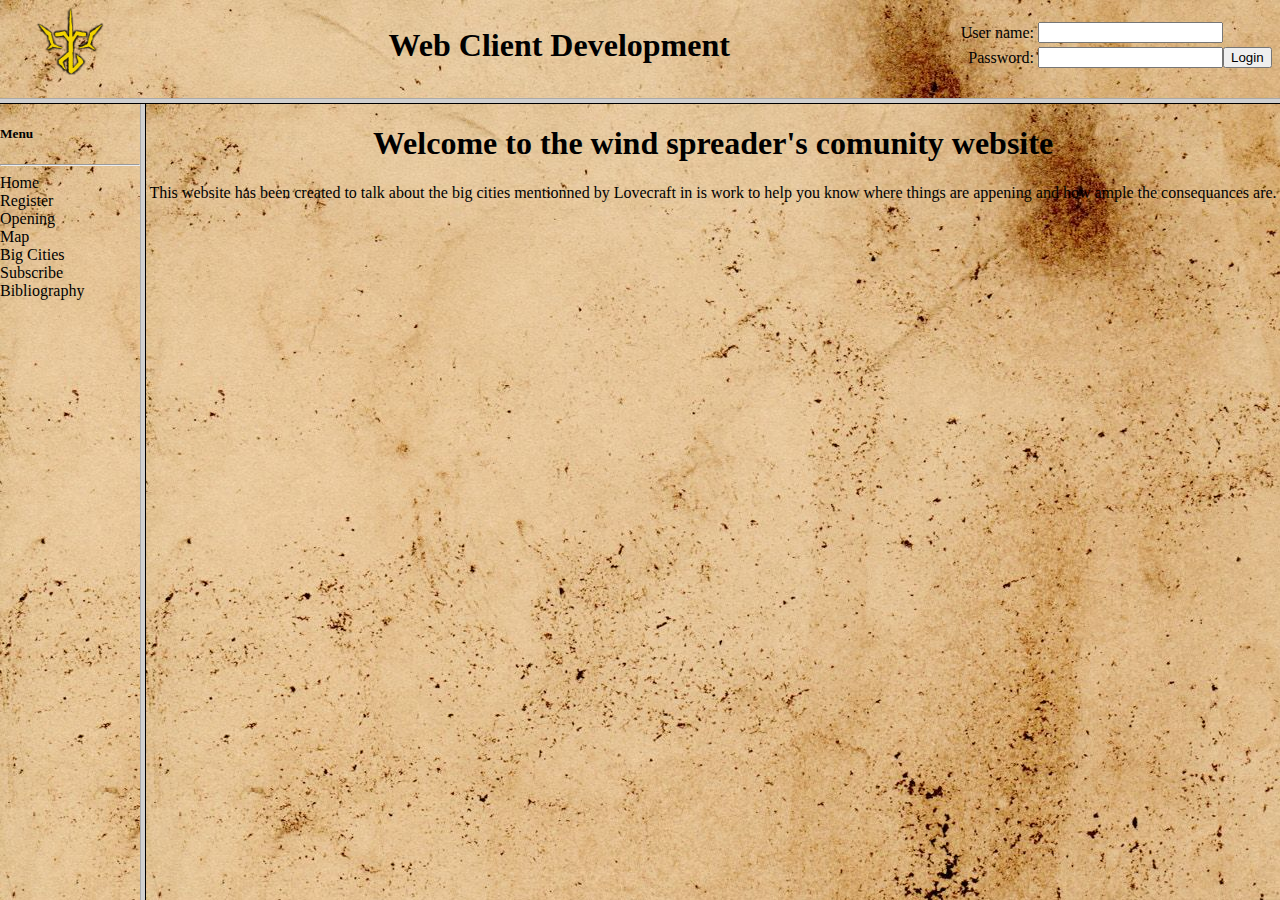
<file: Net Project/Index/index.html>
<!DOCTYPE html PUBLIC "-//W3C//DTD XHTML 1.0 Frameset//EN"
"http://www.w3.org/TR/xhtml1/DTD/xhtml1-frameset.dtd">

<html xmlns="http://www.w3.org/1999/xhtml">
    <!-- Samuel, Fauteux 
    Description: The frame manager 
	Date: 03/31/2021                 -->
	<head>
		<title>The wind spreader comunity</title>
	</head>

	<frameset rows="98,*" cols="*">
		<frame src="Top.htm" name="Top_Frame" noresize="noresize" id="Top_Frame" title="Top_Frame" scrolling="no"/>
		<frameset rows="*" cols="140,*" >
			<frame src="Menu.htm" name="Menu_Frame" id="Menu_Frame" noresize="noresize" title="Menu_Frame" />
			<frame src="Content.htm" name="Content_Frame" id="Content_Frame" title="Content_Frame" />
		</frameset>
	</frameset>
</html>
</file>
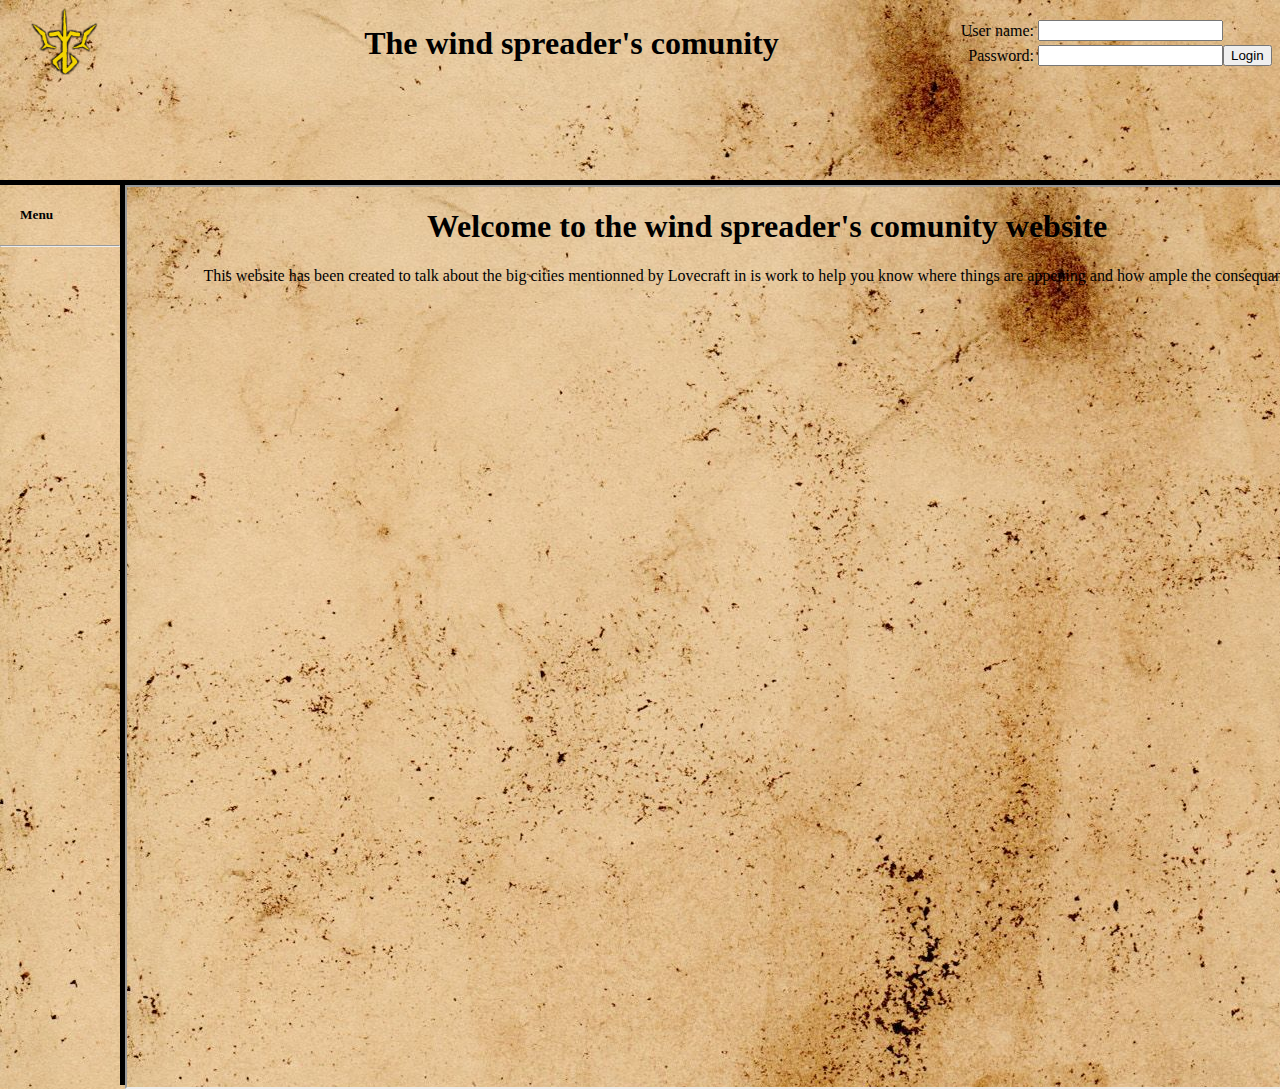
<file: Net Project/Pages/index.html>
<?xml version="1.0" encoding="iso-8859-15"?>
<!DOCTYPE html PUBLIC "-//W3C//DTD XHTML 1.0 Transitional//EN"
"http://www.w3.org/TR/xhtml1/DTD/xhtml1-transitional.dtd">

<html xmlns="http://www.w3.org/1999/xhtml" lang="en">
	<head>
		<!-- Samuel, Fauteux 
		 Description: an alternative version of my index page because I am 
			tiered of all the complication caused by the frames
		 Date: 04/16/2021                 -->
		<title>The wind spreader comunity</title>
		<link rel="icon" type="image/png" href="../Images/LogoTransparentBG2.PNG"/>
		<link rel="stylesheet" href="../CSS/style.css"/>
		<link rel="stylesheet" href="../CSS/indexStyle.css"/>
	</head>
	<body onload="HideTheMenu()">
		<div id="Top">
			<table>
				<tr>
					<td>
						<img src="../Images/LogoTransparentBG2.PNG" alt="The wind spreader comunity"/>
					</td>
					<td><h1>The wind spreader's comunity</h1></td>
					<td>
						<form action="">
							<table>
								<tr>
									<td><label for="UserName">User name: </label><h3>Welcome</h3></td>
									<td><input name="UserName" id="UserName" type="text"/></td>
								</tr>
								<tr>
									<td><label for="Password">Password: </label><h3 id="User"><h3></td>
									<td>
										<input name="Password" id="Password" type="password"/>
										<input type="button" onclick="Login()" value="Login" id="Loging"/>
										<input type="button" onclick="Logout()" value="Logout" id="Logingout"/>
									</td>
								</tr>
							</table>
						</form>
					</td> 
				</tr>
			</table>
		</div>
		<div id="Menu">
			<h5>Menu</h5>
			<hr/>
			<a href="../Index/Content.htm" target="content">Home</a>
			<a href="Opening.html" target="content">Opening</a>
			<a href="Lovecraft Country Map.html" target="content">Map</a>
			<a href="Info.html" target="content">Big Cities</a>
			<a href="Subscription.html" target="content">Subscribe</a>
			<a href="Bibliography.html" target="content">Bibliography</a>
		</div>
		<div id="Content">
		<!--
			<h1>Welcome to the wind spreader comunity website</h1>
			<p>
				This website has been created to talk about the big cities 
				mentionned by Lovecraft in is work to help you know where things are 
				appening and how ample the consequances are. 
			</p>
			-->
			<iframe src="../Index/Content.htm" name="content" title="PageContent"></iframe>
		</div>
		
		<script type="text/javascript" src="../JS/jquery-3.4.1.min.js"></script>
		<script type="text/javascript" src="../JS/LoginAndRegistration.js"></script>
	</body>
</html>
</file>
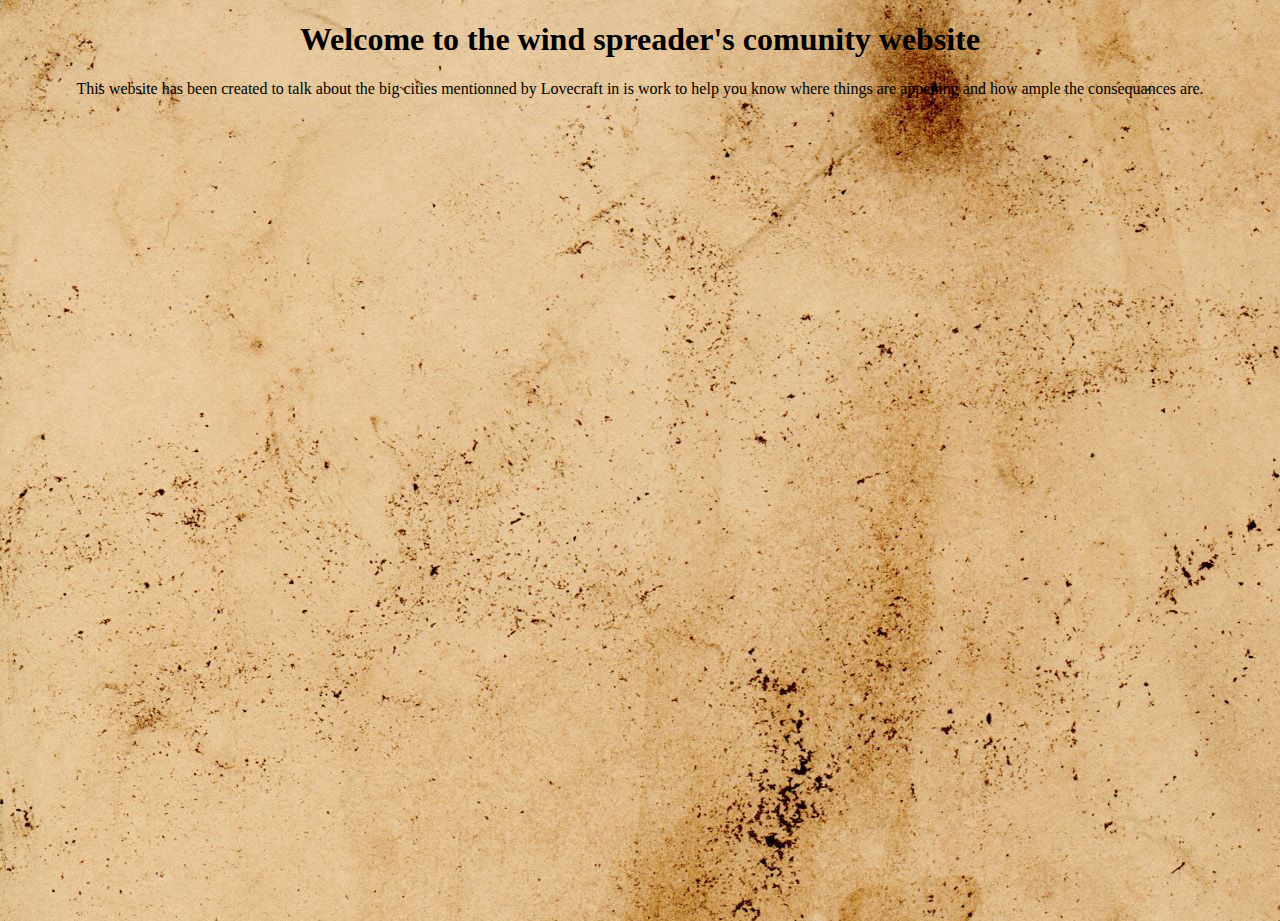
<file: Net Project/Index/Content.htm>
<!DOCTYPE html>
<html lang="en">
	<head>
		<meta charset="utf-8"/>
		<link rel="stylesheet" href="../CSS/style.css"/>
		<link rel="stylesheet" href="../CSS/indexStyle.css"/>
		<title>Home Page</title>
	</head>
	<body>
		<h1>Welcome to the wind spreader's comunity website</h1>
		<p>
			This website has been created to talk about the big cities 
			mentionned by Lovecraft in is work to help you know where things are 
			appening and how ample the consequances are. 
		</p>
	</body>
</html>
</file>
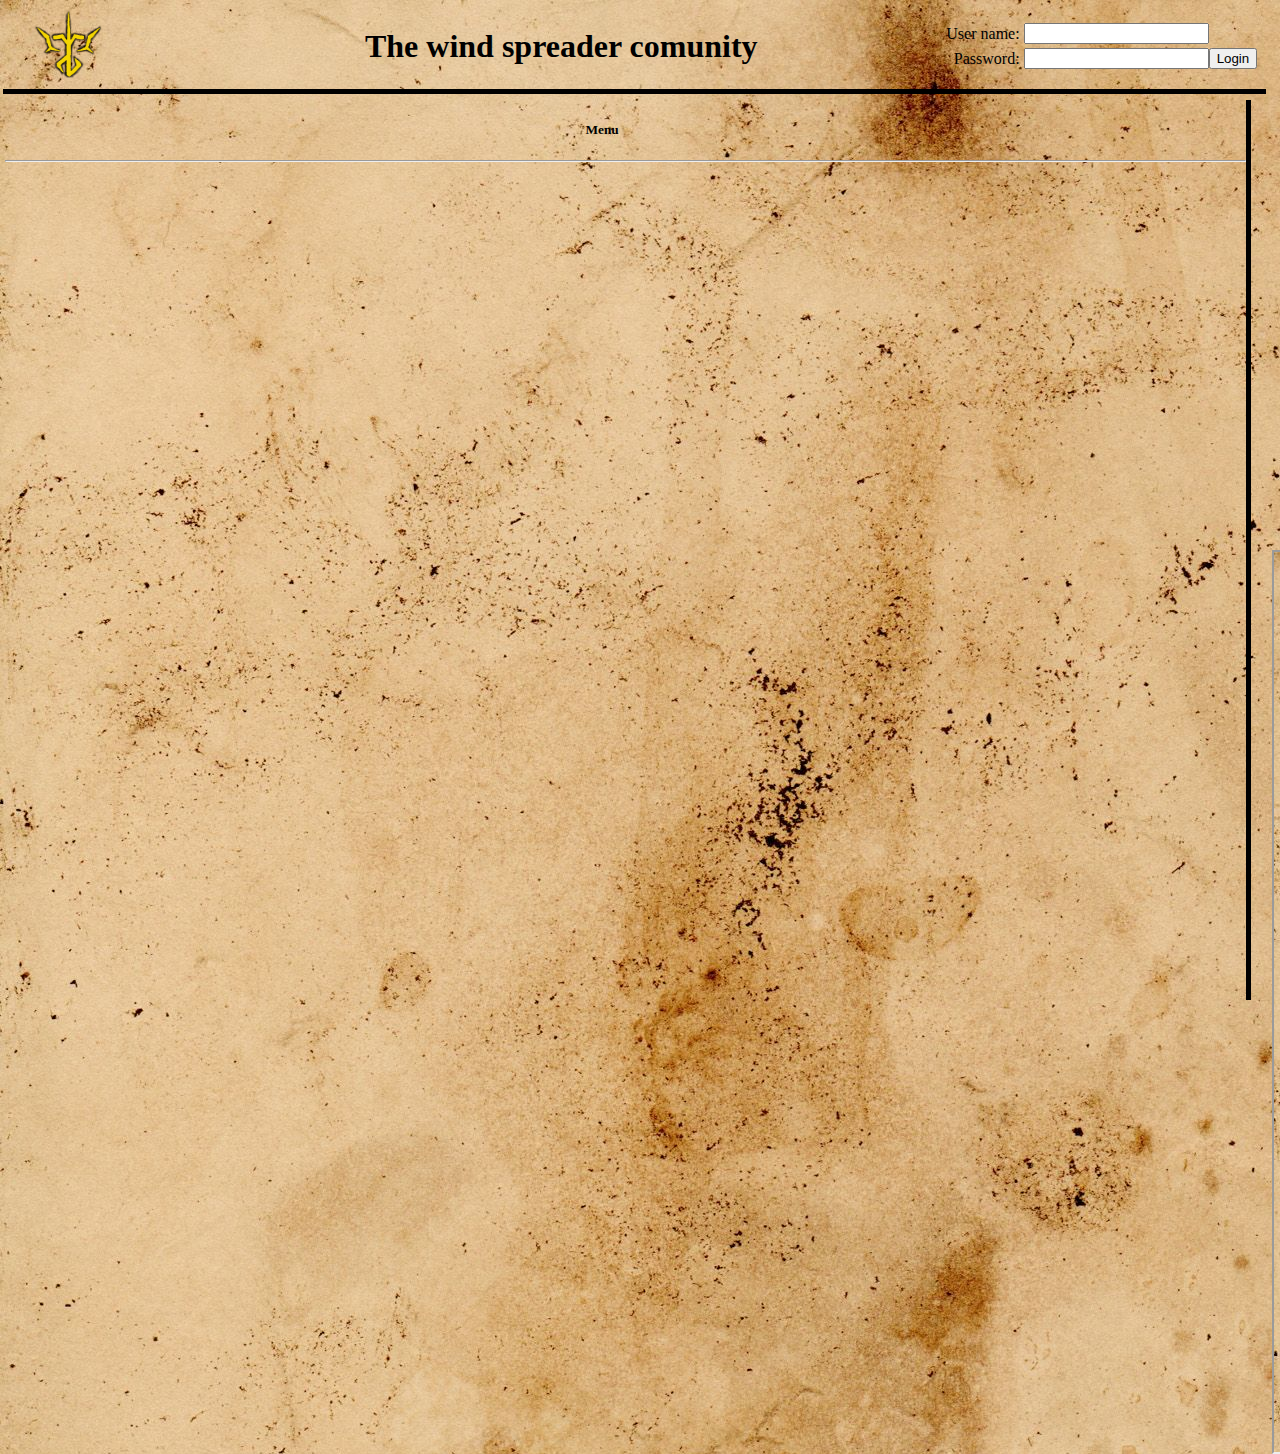
<file: Net Project/Index/indexTableMess.html>
<?xml version="1.0" encoding="iso-8859-15"?>
<!DOCTYPE html PUBLIC "-//W3C//DTD XHTML 1.0 Transitional//EN"
"http://www.w3.org/TR/xhtml1/DTD/xhtml1-transitional.dtd">

<html xmlns="http://www.w3.org/1999/xhtml" lang="en">
	<head>
		<!-- Samuel, Fauteux 
		 Description: an alternative version of my index page because I am 
			tiered of all the complication caused by the frames
		 Date: 04/16/2021                 -->
		<title>The wind spreader comunity</title>
		<link rel="icon" type="../image/png" href="Images/LogoTransparentBG2.PNG"/>
		<link rel="stylesheet" href="../CSS/style.css"/>
		<link rel="stylesheet" href="../CSS/indexStyle.css"/>
	</head>
	<body onload="HideTheMenu()">
		<table>
			<tr>
				<td>
					<div id="Top">
						<table>
							<tr>
								<td colspan="15">
									<img src="../Images/LogoTransparentBG2.PNG" alt="The wind spreader comunity"/>
								</td>
								<td><h1>The wind spreader comunity</h1></td>
								<td>
									<form action="">
										<table>
											<tr>
												<td><label for="UserName">User name: </label></td>
												<td><input name="UserName" id="UserName" type="text"/></td>
											</tr>
											<tr>
												<td><label for="Password">Password: </label></td>
												<td>
													<input name="Password" id="Password" type="password"/>
													<input type="button" onclick="Login()" value="Login"/>
												</td>
											</tr>
										</table>
									</form>
								</td> 
							</tr>
						</table>
					</div>
				</td>
			</tr>
			<tr>
				<td colspan="2">
					<div id="Menu">
						<h5>Menu</h5>
						<hr/>
						<a href="../Index/Content.htm" target="content">Home</a>
						<a href="Register.htm" target="content">Register</a>
						<a href="Opening.html" target="content">Opening</a>
						<a href="Lovecraft Country Map.html" target="content">Map</a>
						<a href="Info.html" target="content">Big Cities</a>
						<a href="Subscription.html" target="content">Subscribe</a>
						<a href="Bibliography.html" target="content">Bibliography</a>
					</div>
				</td>
				<td colspan="13">
					<div id="Content">
					<!--
						<h1>Welcome to the wind spreader comunity website</h1>
						<p>
							This website has been created to talk about the big cities 
							mentionned by Lovecraft in is work to help you know where things are 
							appening and how ample the consequances are. 
						</p>
						-->
						<iframe src="../Index/Content.htm" name="content" title="PageContent"></iframe>
					</div>
				</tr>
			</td>
		</table>
		
		<script type="text/javascript" src="../JS/jquery-3.4.1.min.js"></script>
		<script type="text/javascript" src="../JS/LoginAndRegistration.js"></script>
	</body>
</html>
</file>
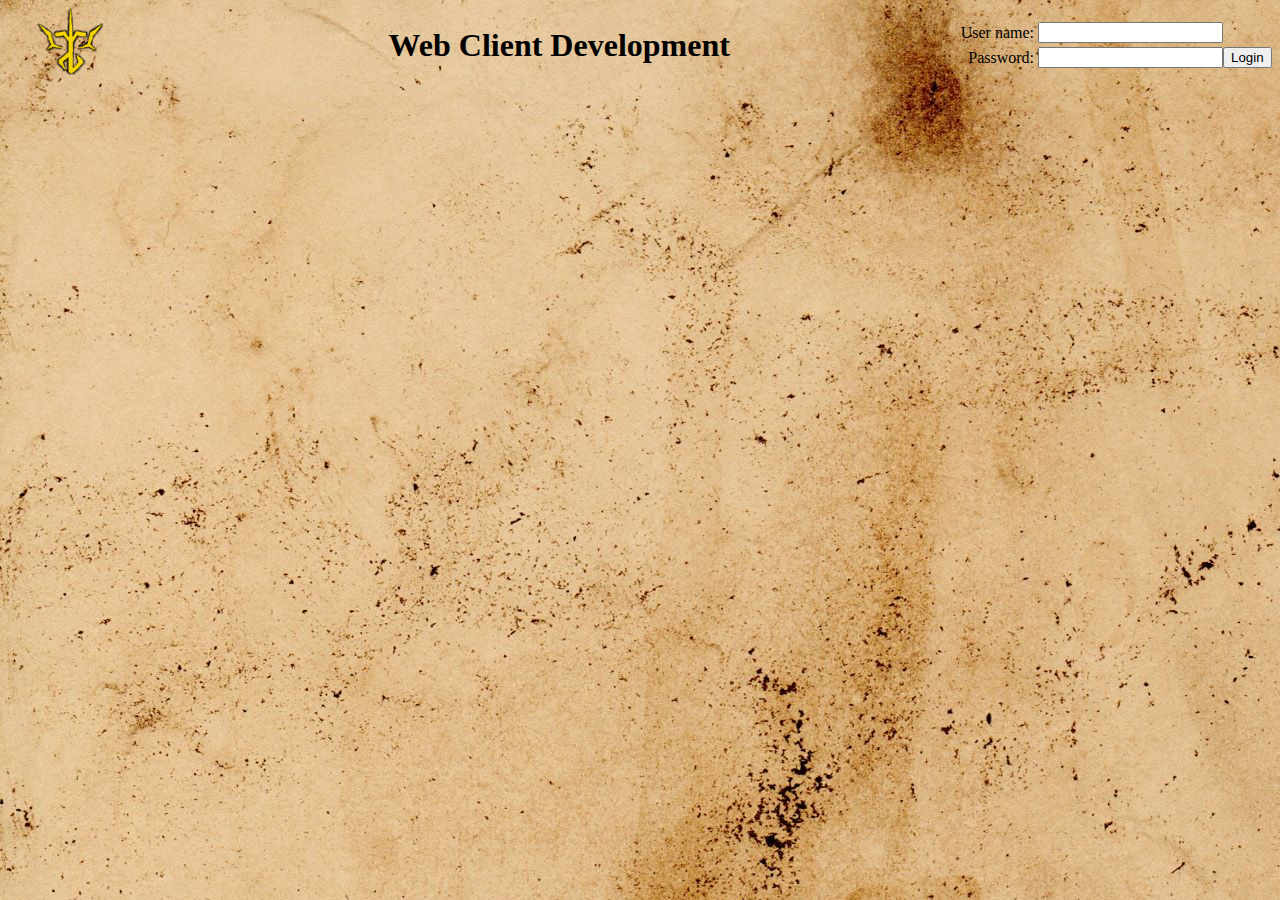
<file: Net Project/Index/Top.htm>
<?xml version="1.0" encoding="iso-8859-15"?>
<!DOCTYPE html PUBLIC "-//W3C//DTD XHTML 1.1//EN" 
"http://www.w3.org/TR/xhtml11/DTD/xhtml11.dtd">
<html xmlns="http://www.w3.org/1999/xhtml">
	<!-- 
	Samuel Fauteux
	03/31/2021
	-->
	<head>
		<title>Titre</title>
		<meta http-equiv="Content-Type" content="application/xhtml+xml; charset=iso-8859-15" />
		<link rel="stylesheet" href="..\CSS\style.css"/>
		<link rel="stylesheet" href="..\CSS\indexStyle.css"/>
	</head>
	<body>
		<table>
			<tr>
				<td>
					<img src="../Images/LogoTransparentBG2.PNG" alt="The wind spreader comunity"/>
				</td>
				<td><h1>Web Client Development</h1></td>
				<td>
					<form action="">
						<table>
							<tr>
								<td><label for="UserName">User name: </label></td>
								<td><input name="UserName" id="UserName" type="text"/></td>
							</tr>
							<tr>
								<td><label for="Password">Password: </label></td>
								<td>
									<input name="Password" id="Password" type="password"/>
									<input type="button" onclick="Login()" value="Login"/>
								</td>
							</tr>
						</table>
					</form>
				</td> 
			</tr>
		</table>
		
		<script type="text/javascript">
			var defaultUserName = "Samuel@proj.ca";
			var defaultPassword = 123;
		
			function OpenRegistrationPage(){
				//window.open("../Pages/Register.htm", Content_Frame)
				//document.getElementById('')
				//$link = $('a#RegistrationLink');
				//$link.click();
				parent.frames.Content_Frame.location.href = "../Pages/Register.htm"; //won't work on firefox
				//window.parent.frame[2].location.href = "../Pages/Register.htm";
			}
		
			function Login(){
				try{
					var userName = document.getElementById('UserName').value;
					var password = document.getElementById('Password').value;
					
					var cookies = document.cookie.split(";");
					
					for(var i = 0; i < cookies.length; ++i){
						alert(cookies[i].toString());
						
						if (cookies[i].toString() == userName + "=" + password || (userName == defaultUserName && password == defaultPassword)){
							parent.frames.Menu_Frame.$("a").attr('href');
						}
						else{
							OpenRegistrationPage();
							alert(cookies[i].toString());
						}
					}
				}
				catch(e){
					OpenRegistrationPage();
				}
			}
		</script>
	</body>
</html>
</file>
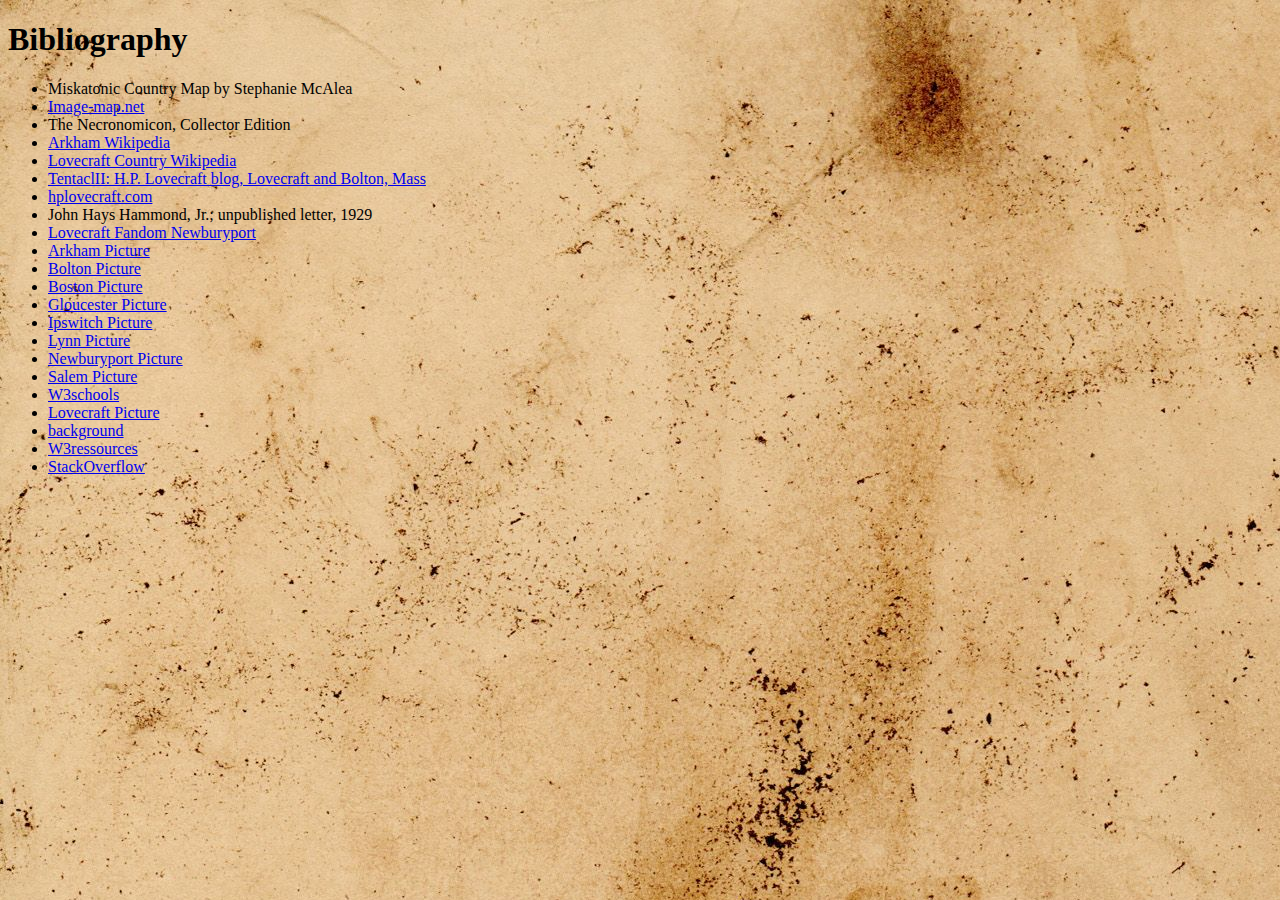
<file: Net Project/Pages/Bibliography.html>
<!DOCTYPE html>
     <!-- Samuel, Fauteux 
     Description: Links to sources
	 Date: 04/12/2021                 -->
<html lang="en">
	<head>
		<meta charset="utf-8"/>
		<title>Bibliography</title>
		<link rel="stylesheet" href="../CSS/style.css"/>
	</head>
	<body>
		<h1>Bibliography</h1>
		
		<ul>
			<li>Miskatonic Country Map by Stephanie McAlea</li>
			<li><a href="https://www.image-map.net/">Image-map.net</a></li>
			<li>The Necronomicon, Collector Edition</li>
			<li><a href="https://en.wikipedia.org/wiki/Arkham">Arkham Wikipedia</a></li>
			<li><a href="https://en.wikipedia.org/wiki/Lovecraft_Country">Lovecraft Country Wikipedia</a></li>
			<li><a href="https://tentaclii.wordpress.com/2013/07/15/lovecraft-and-bolton-mass/">TentaclII: H.P. Lovecraft blog, Lovecraft and Bolton, Mass</a></li>
			<li><a href="https://www.hplovecraft.com/">hplovecraft.com</a></li>
			<li>John Hays Hammond, Jr.; unpublished letter, 1929</li> 
			<li><a href="https://lovecraft.fandom.com/wiki/Newburyport">Lovecraft Fandom Newburyport</a></li>
			<li><a href="http://www.lovecraft-stories.com/img/media/79d69f7db26f37f712f08cf1e1c12c19.jpg">Arkham Picture</a></li>
			<li><a href="https://upload.wikimedia.org/wikipedia/commons/thumb/5/56/AMRAD_factory%2C_Medford_Hillside%2C_Massachusetts_%281922%29.jpg/640px-AMRAD_factory%2C_Medford_Hillside%2C_Massachusetts_%281922%29.jpg">Bolton Picture</a></li>
			<li><a href="https://lh3.googleusercontent.com/proxy/TJ6HLXZ8i1TYLjLw0ri5DyEChSBIL5QQTjRJsmGEatWTkQQGf1kv51972EB9J-Gs0BtNIo9zancMM98b0Dc-dY6Fk5AzAYi_bwZiiL8XqAJglZKTFgkzm3e5YQxDZiutm3CU3m5ncqxSdBS7">Boston Picture</a></li>
			<li><a href="https://goodmorninggloucester.files.wordpress.com/2013/01/boulevard1922wm.jpg">Gloucester Picture</a></li>
			<li><a href="https://nyc3.digitaloceanspaces.com/production-age-friendly/wikipedia/city/31962/main_image/Riverfront_at_Ipswich__MA.jpg">Ipswitch Picture</a></li>
			<li><a href="https://i1.wp.com/kingslynn-history.uk/wp-content/uploads/shops/88/1865-Gales-shop-@-No-88-with-Henry-Targett-outside-(Michael-Winton-Kings-Lynn-As-It-Was).jpg?fit=425%2C600&ssl=1">Lynn Picture</a></li>
			<li><a href="https://images.squarespace-cdn.com/content/54b0086fe4b066a5a28b222e/1450896646986-T0CQGYDTZ2JQMYA4WHBR/image-asset.jpeg?format=1500w&content-type=image%2Fjpeg">Newburyport Picture</a></li>
			<li><a href="https://lostnewengland.com/wp-content/uploads/2019/01/BFAC3E83-A148-4CE2-A1C3-82BCC4F36066.jpeg">Salem Picture</a></li>
			<li><a href="https://www.w3schools.com/">W3schools</a></li>
			<li><a href="https://upload.wikimedia.org/wikipedia/commons/1/10/H._P._Lovecraft%2C_June_1934.jpg">Lovecraft Picture</a></li>
			<li><a href="https://i.pinimg.com/originals/59/7c/42/597c42a250f5e3c04dc291c05ca253d9.jpg">background</a></li>
			<li><a href="https://www.w3resource.com/">W3ressources</a></li>
			<li><a href="https://stackoverflow.com/">StackOverflow</a></li>
		</ul>
	</body>
</html>
</file>
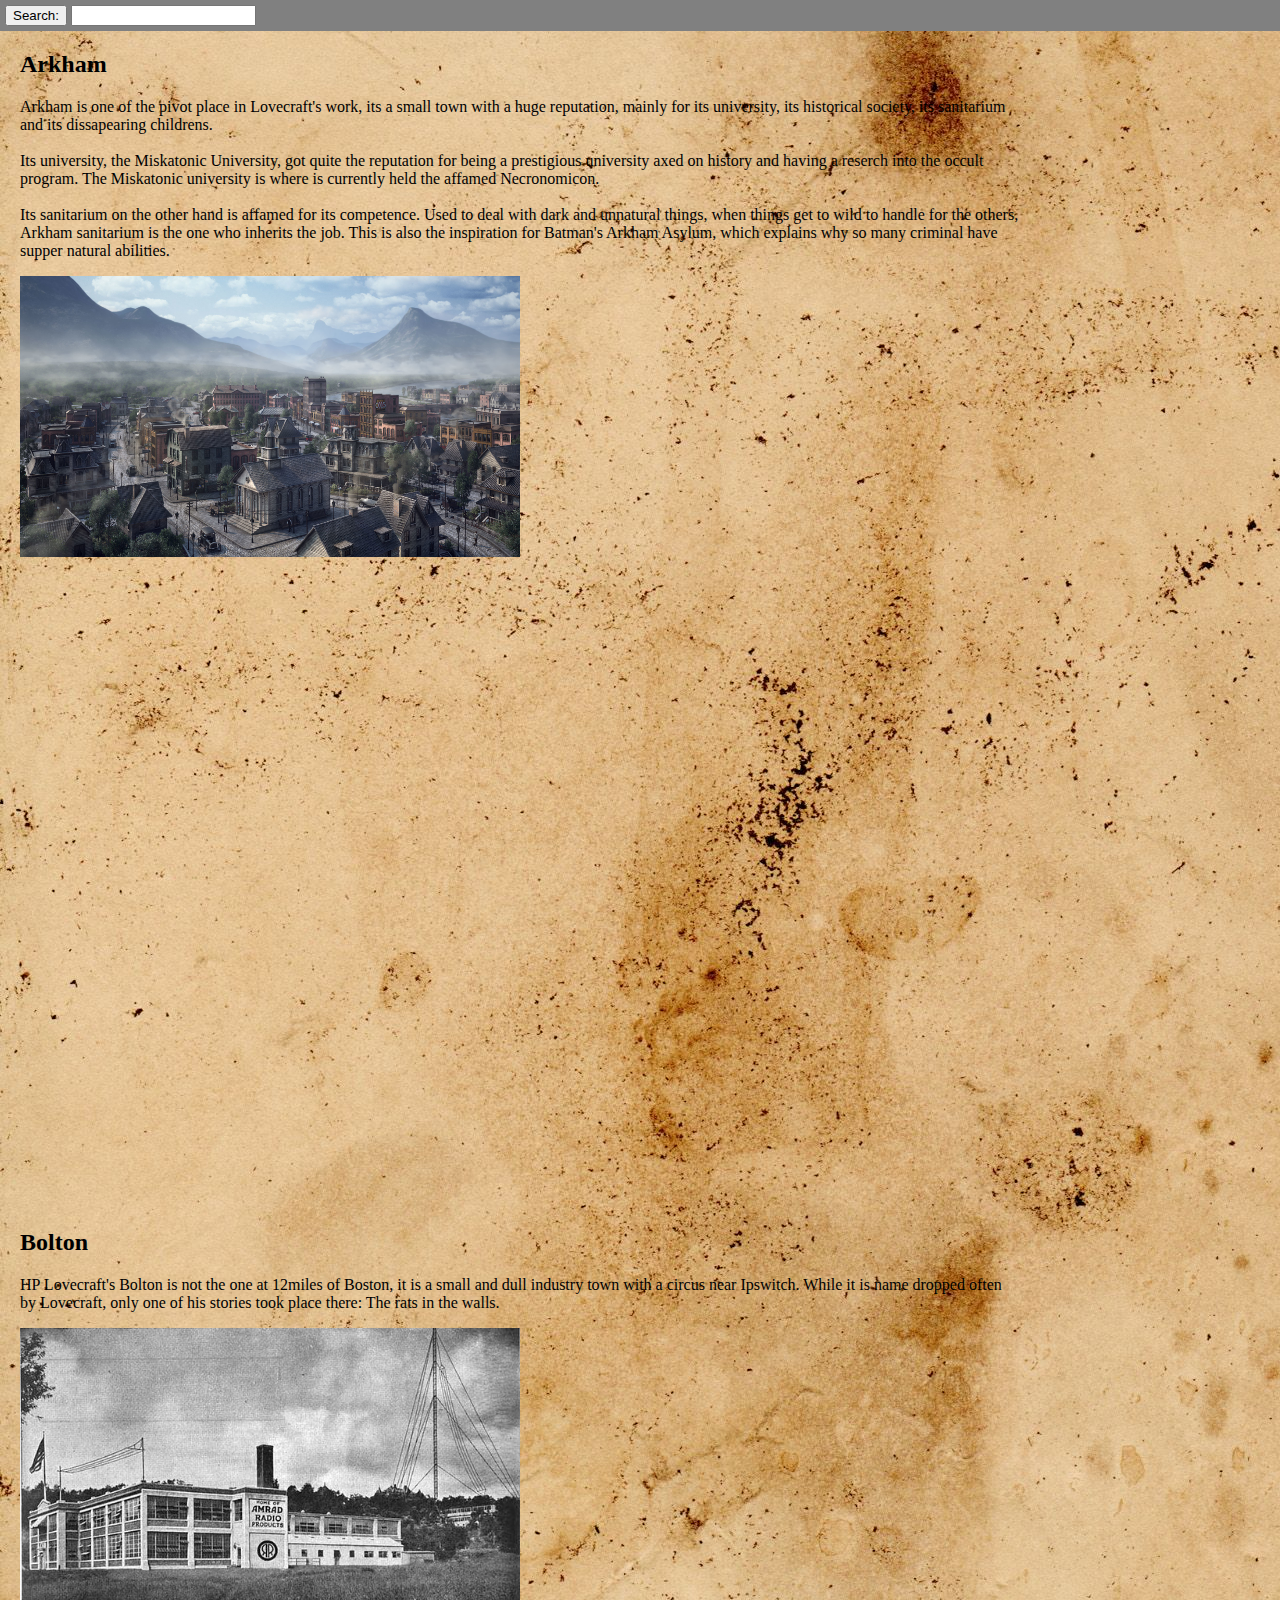
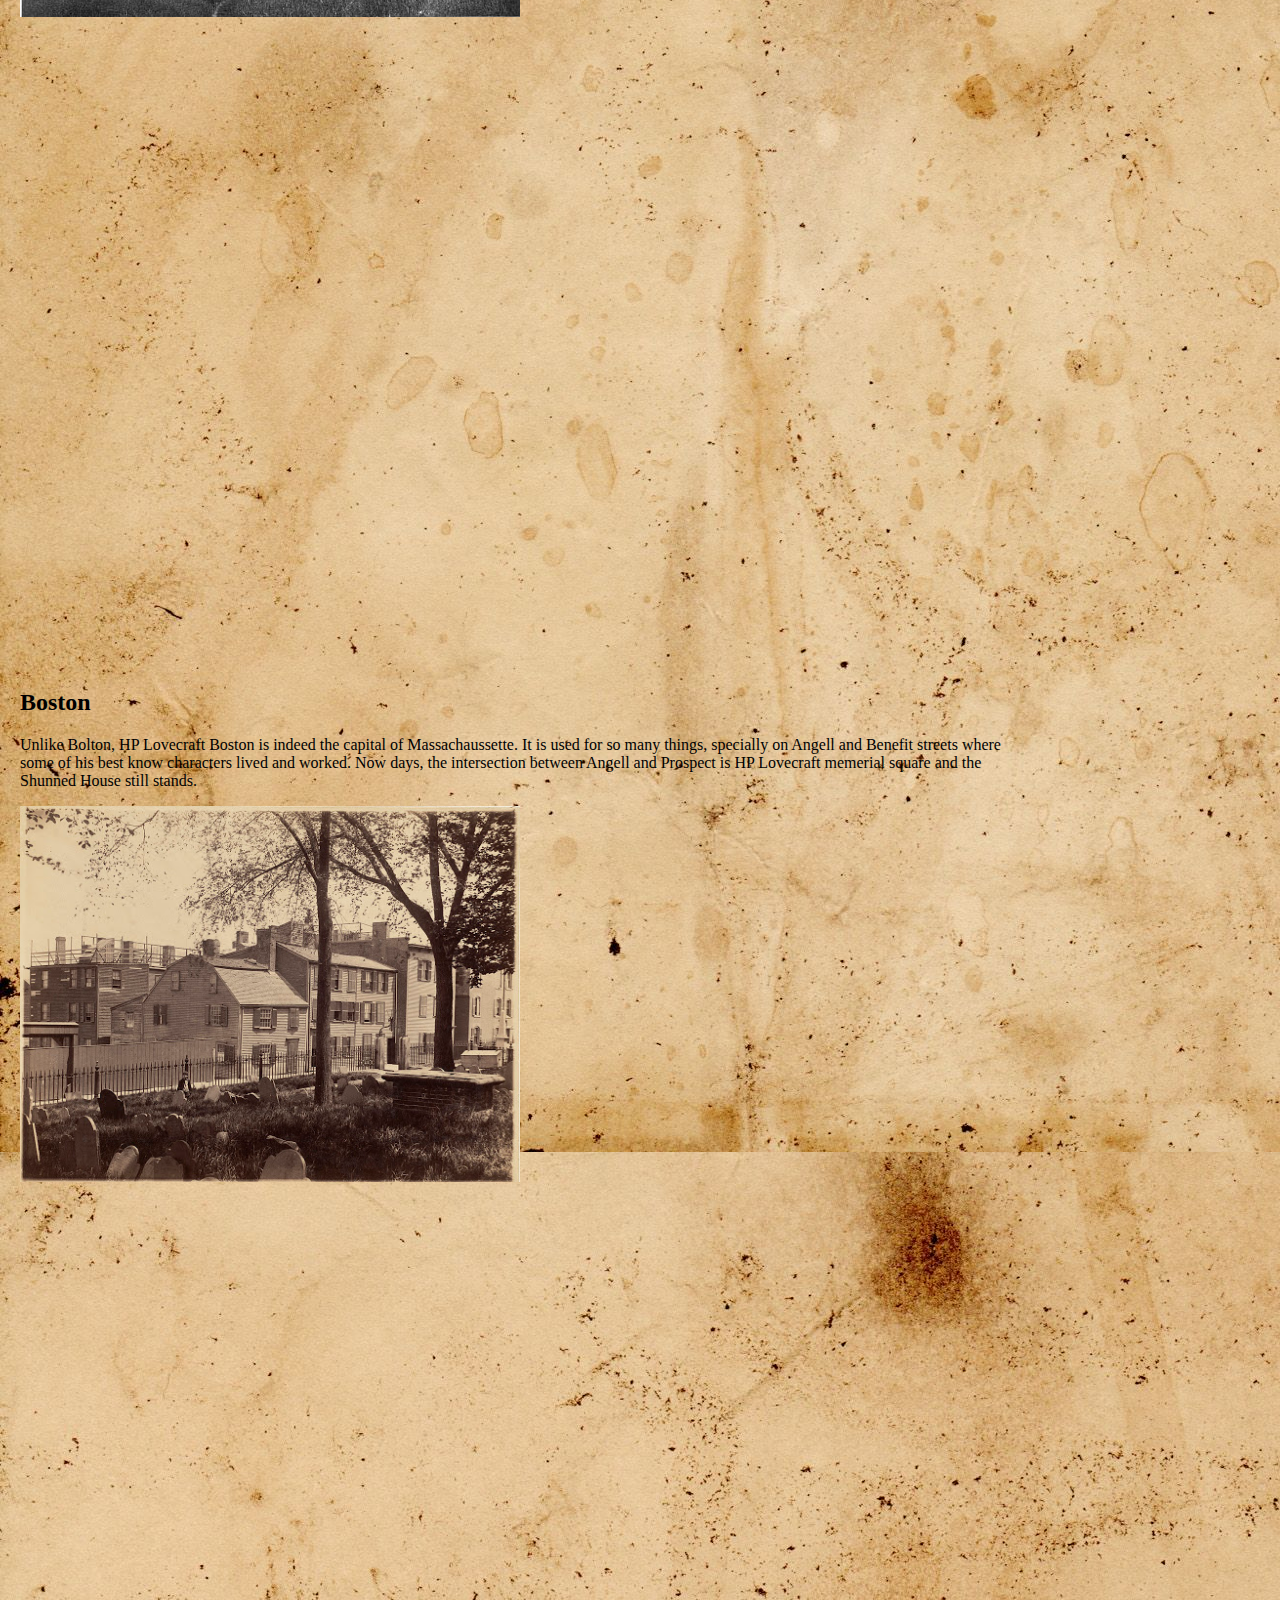
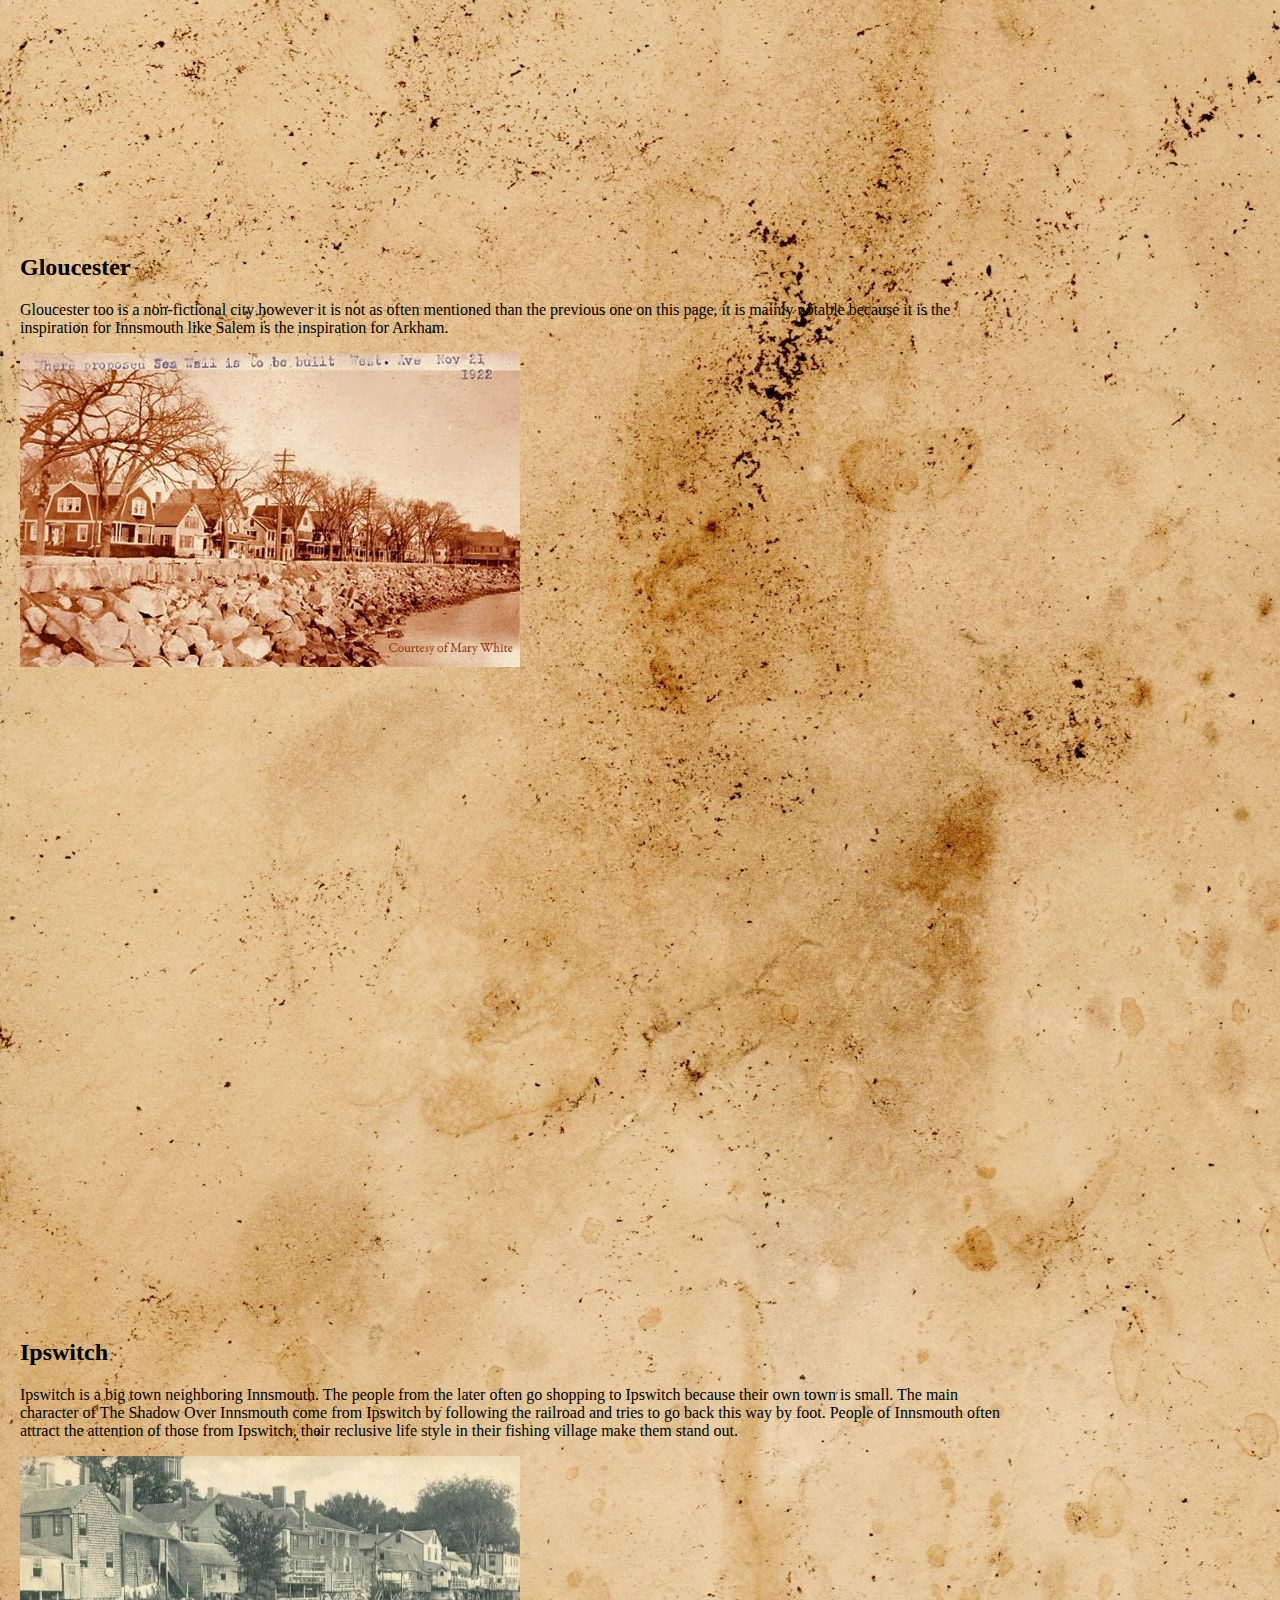
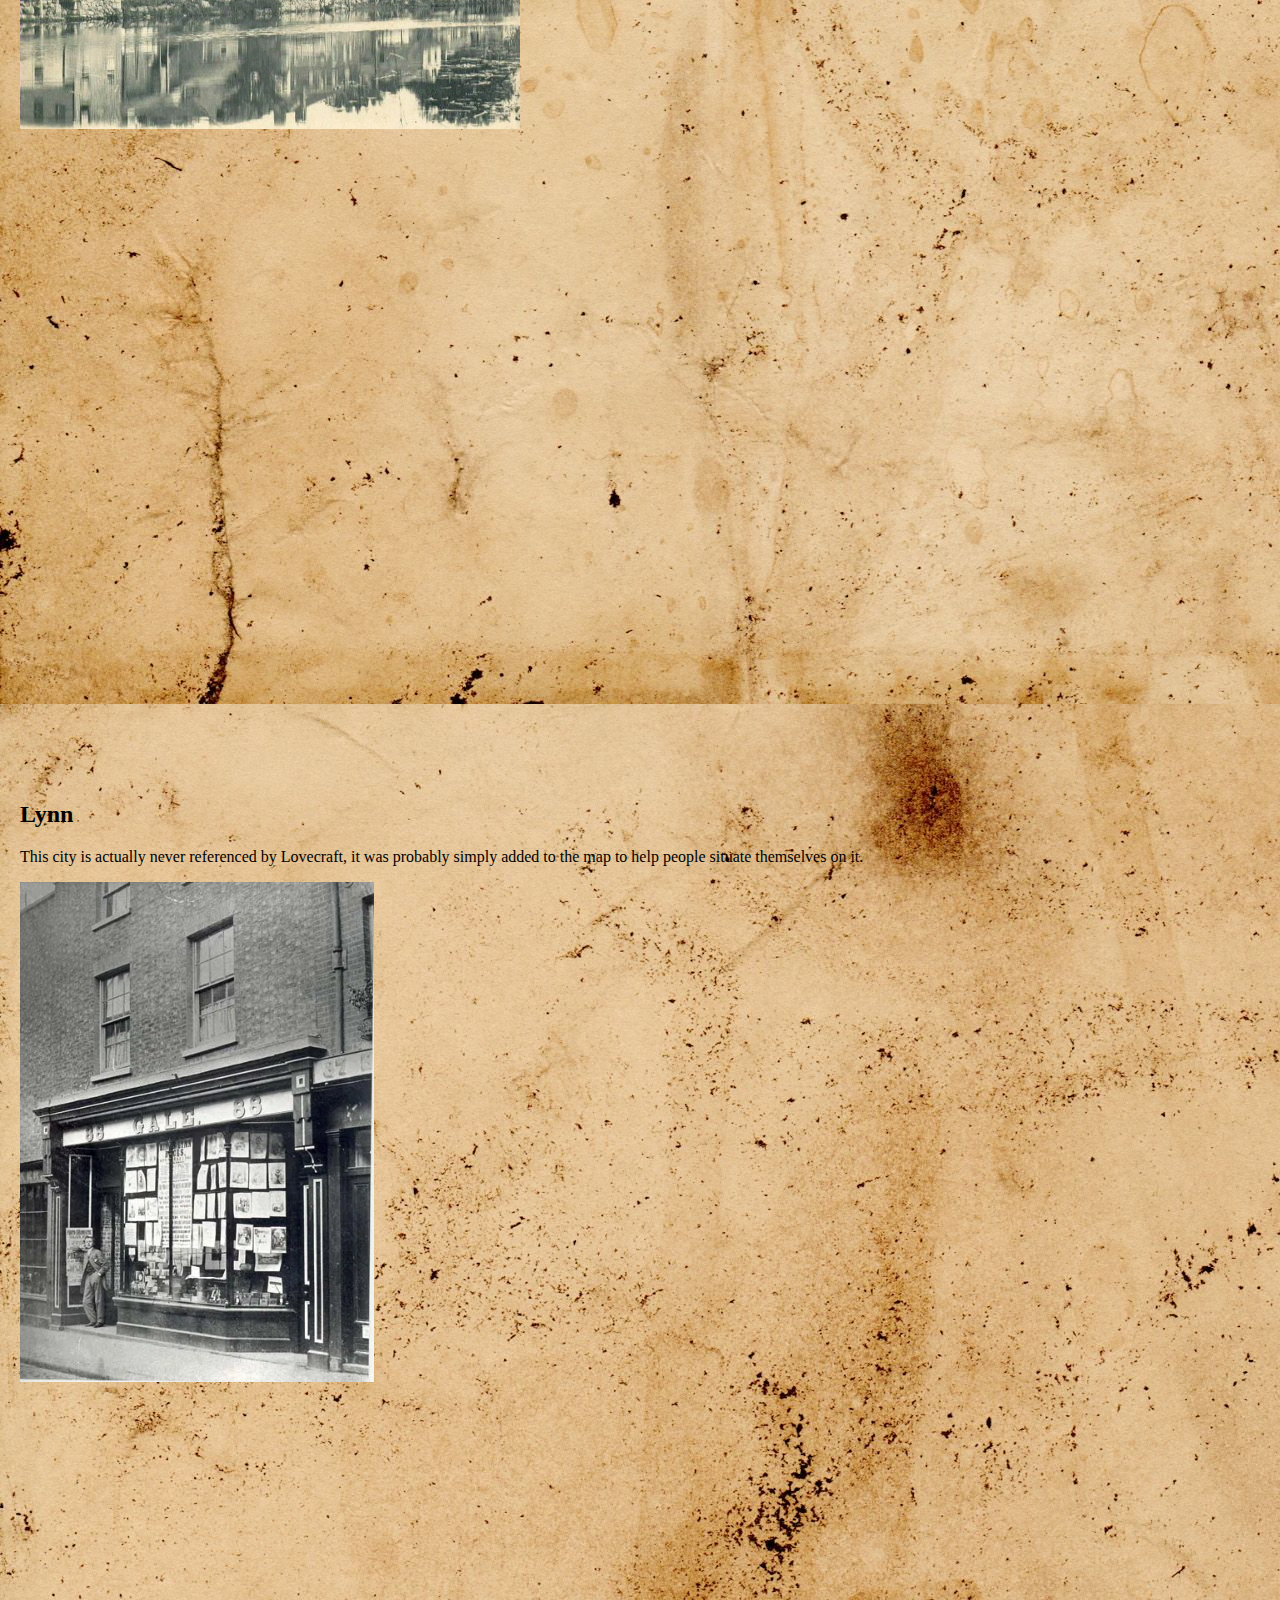
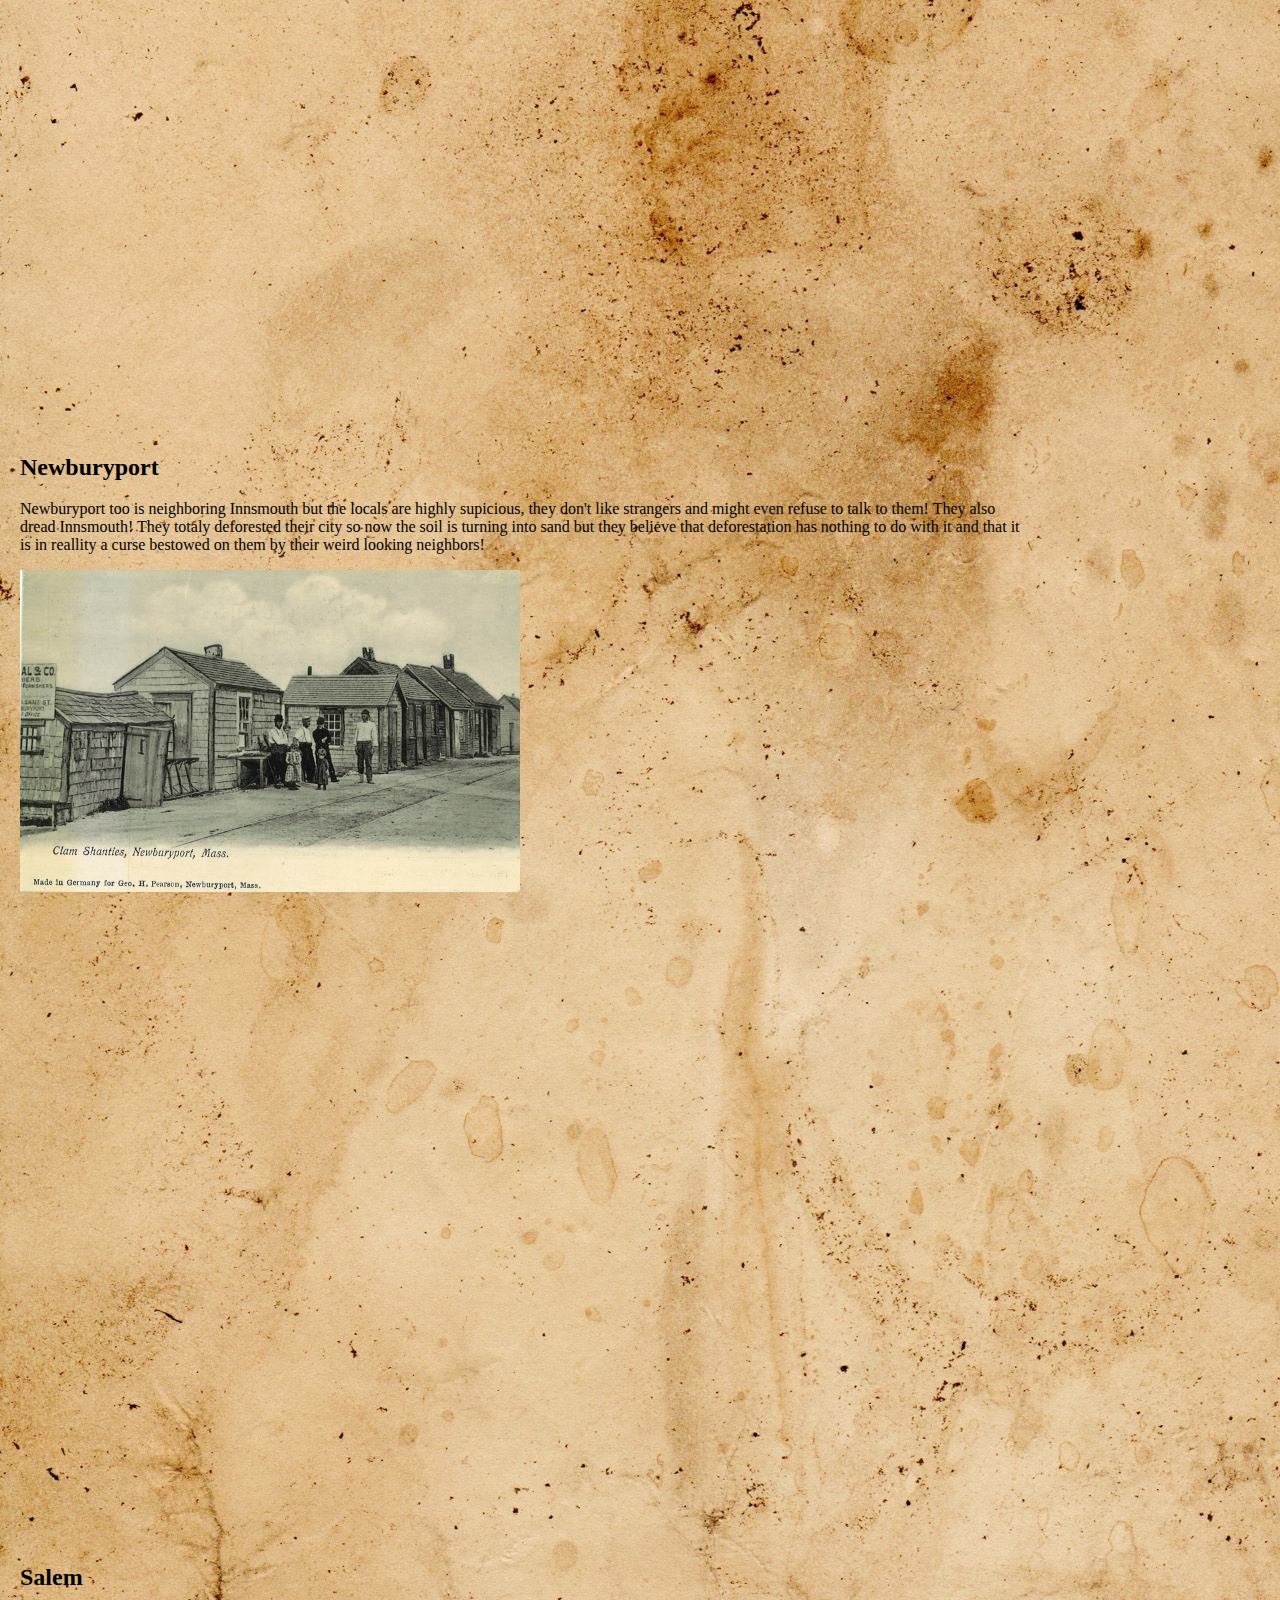
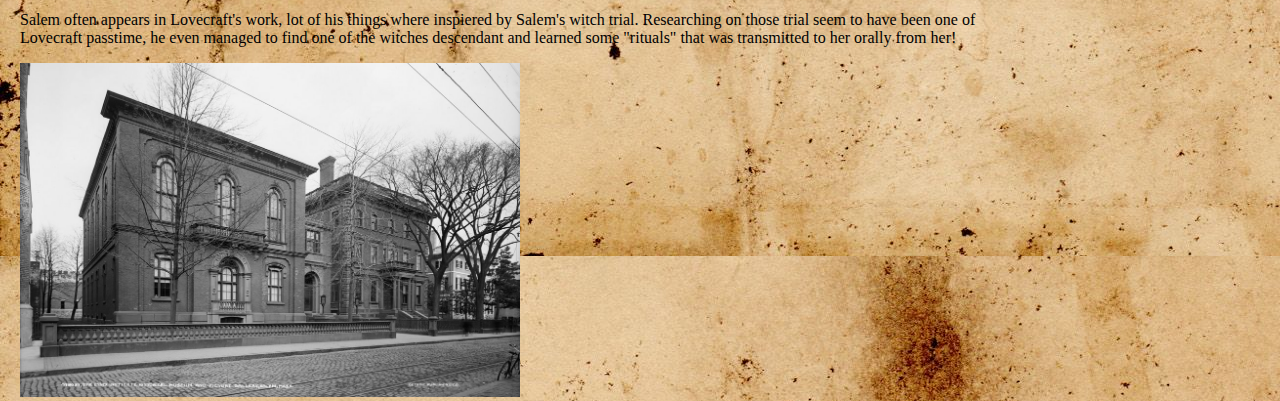
<file: Net Project/Pages/Info.html>
<!DOCTYPE html>
     <!-- Samuel, Fauteux 
     Description: The informations related to the big city of the map
	 Date: 04/12/2021                 -->
<html lang="en">
	<head>
		<meta charset="utf-8"/>
		<title>Informations</title>
		<link rel="stylesheet" href="../CSS/style.css"/>
		<link rel="stylesheet" href="../CSS/textPages.css"/>
	</head>
	<body>
		<div id="SearchBar">
			<button onclick="GoToSearch()">Search: </button>
			<input name="searchBox" id="searchBox" list="cities"/>
			<datalist id="cities">
				<option value="Arkham">
				<option value="Bolton">
				<option value="Boston">
				<option value="Gloucester">
				<option value="Ipswitch">
				<option value="Lynn">
				<option value="Newburyport">
				<option value="Salem">
			</datalist>
		</div>
		
		<div id="Arkham">
			<h2>Arkham</h2>
			<p>
				Arkham is one of the pivot place in Lovecraft's work, its a small 
				town with a huge reputation, mainly for its university, its
				historical society, its sanitarium and its dissapearing childrens. 
				<br/><br/>
				Its university, the Miskatonic University, got quite the 
				reputation for being a prestigious university axed on history 
				and having a reserch into the occult program. The Miskatonic 
				university is where is currently held the affamed Necronomicon. 
				<br/><br/>
				Its sanitarium on the other hand is affamed for its competence. 
				Used to deal with dark and unnatural things, when things get to 
				wild to handle for the others, Arkham sanitarium is the one who 
				inherits the job. This is also the inspiration for Batman's 
				Arkham Asylum, which explains why so many criminal have supper 
				natural abilities.
			</p>
			<img src="../Images/InfoPictures/Arkham.jpg" alt="Arkham"/>
		</div>
		
		<br/><br/><br/><br/><br/><br/><br/><br/><br/><br/><br/><br/>
		<br/><br/><br/><br/><br/><br/><br/><br/><br/><br/><br/><br/>
		<br/><br/><br/><br/><br/><br/><br/><br/><br/><br/><br/><br/>
		
		<div id="Bolton">
			<h2>Bolton</h2>
			<p>
				HP Lovecraft's Bolton is not the one at 12miles of Boston, it 
				is a small and dull industry town with a circus near Ipswitch. 
				While it is name dropped often by Lovecraft, only one of his 
				stories took place there: The rats in the walls.
			</p>
			<img src="../Images/InfoPictures/AMRAD_factory,_Medford_Hillside,_Massachusetts_(1922).jpg" alt="Bolton"/>
		</div>
		
		<br/><br/><br/><br/><br/><br/><br/><br/><br/><br/><br/><br/>
		<br/><br/><br/><br/><br/><br/><br/><br/><br/><br/><br/><br/>
		<br/><br/><br/><br/><br/><br/><br/><br/><br/><br/><br/><br/>
		
		<div id="Boston">
			<h2>Boston</h2>
			<p>
				Unlike Bolton, HP Lovecraft Boston is indeed the capital of 
				Massachaussette. It is used for so many things, specially on 
				Angell and Benefit streets where some of his best know characters 
				lived and worked. Now days, the intersection between Angell and 
				Prospect is HP Lovecraft memerial square and the Shunned House 
				still stands. 
			</p>
			<img src="../Images/InfoPictures/Bostoncrophillsburryingground.jpg" alt="Boston"/>
		</div>
		
		<br/><br/><br/><br/><br/><br/><br/><br/><br/><br/><br/><br/>
		<br/><br/><br/><br/><br/><br/><br/><br/><br/><br/><br/><br/>
		<br/><br/><br/><br/><br/><br/><br/><br/><br/><br/><br/><br/>
		
		<div id="Gloucester">
			<h2>Gloucester</h2>
			<p>
				Gloucester too is a non-fictional city however it is not as 
				often mentioned than the previous one on this page, it is mainly 
				notable because it is the inspiration for Innsmouth like Salem 
				is the inspiration for Arkham.  
			</p>
			<img src="../Images/InfoPictures/Gloucesterboulevard1922wm.jpg" alt="Gloucester"/>
		</div>
		
		<br/><br/><br/><br/><br/><br/><br/><br/><br/><br/><br/><br/>
		<br/><br/><br/><br/><br/><br/><br/><br/><br/><br/><br/><br/>
		<br/><br/><br/><br/><br/><br/><br/><br/><br/><br/><br/><br/>
		
		<div id="Ipswitch">
			<h2>Ipswitch</h2>
			<p>
				Ipswitch is a big town neighboring Innsmouth. The people from 
				the later often go shopping to Ipswitch because their own town 
				is small. The main character of The Shadow Over Innsmouth come 
				from Ipswitch by following the railroad and tries to go back 
				this way by foot. People of Innsmouth often attract the attention 
				of those from Ipswitch, their reclusive life style in their 
				fishing village make them stand out. 
			</p>
			<img src="../Images/InfoPictures/Riverfront_at_Ipswich__MA.jpg" alt="Ipswitch"/>
		</div>
		
		<br/><br/><br/><br/><br/><br/><br/><br/><br/><br/><br/><br/>
		<br/><br/><br/><br/><br/><br/><br/><br/><br/><br/><br/><br/>
		<br/><br/><br/><br/><br/><br/><br/><br/><br/><br/><br/><br/>
		
		<div id="Lynn">
			<h2>Lynn</h2>
			<p>
				This city is actually never referenced by Lovecraft, it was 
				probably simply added to the map to help people situate 
				themselves on it. 
			</p>
			<img src="../Images/InfoPictures/1865-Gales-shop-@-No-88-with-Henry-Targett-outside-(Michael-Winton-Kings-Lynn-As-It-Was).webp" alt="Lynn"/>
		</div>
		
		<br/><br/><br/><br/><br/><br/><br/><br/><br/><br/><br/><br/>
		<br/><br/><br/><br/><br/><br/><br/><br/><br/><br/><br/><br/>
		<br/><br/><br/><br/><br/><br/><br/><br/><br/><br/><br/><br/>
		
		<div id="Newburyport">
			<h2>Newburyport</h2>
			<p>
				Newburyport too is neighboring Innsmouth but the locals are 
				highly supicious, they don't like strangers and might even 
				refuse to talk to them! They also dread Innsmouth! They totaly 
				deforested their city so now the soil is turning into sand but 
				they believe that deforestation has nothing to do with it and 
				that it is in reallity a curse bestowed on them by their weird 
				looking neighbors!
			</p>
			<img src="../Images/InfoPictures/Newburyport1922.jpeg" alt="Newburyport"/>
		</div>
		
		<br/><br/><br/><br/><br/><br/><br/><br/><br/><br/><br/><br/>
		<br/><br/><br/><br/><br/><br/><br/><br/><br/><br/><br/><br/>
		<br/><br/><br/><br/><br/><br/><br/><br/><br/><br/><br/><br/>
		
		<div id="Salem">
			<h2>Salem</h2>
			<p>
				Salem often appears in Lovecraft's work, lot of his things where 
				inspiered by Salem's witch trial. Researching on those trial 
				seem to have been one of Lovecraft passtime, he even managed to 
				find one of the witches descendant and learned some "rituals" 
				that was transmitted to her orally from her!
			</p>
			<img src="../Images/InfoPictures/SalemMentalInstitute.jpeg" alt="Salem"/>
		</div>
		
		<script>
			window.onscroll = function(){MakeStickyOrNot()};
			
			var searchBar = document.getElementById("SearchBar");
			var sticky = searchBar.offsetTop;
			
			function MakeStickyOrNot(){
				if (window.pageYOffset > sticky) {
					searchBar.classList.add("sticky");
				} 
				else {
					searchBar.classList.remove("sticky");
				}
			}
			
			function GoToSearch(){
				var citiesIds = ["arkham", "bolton", "boston", "gloucester", "ipswitch", "lynn", "newburyport", "salem"];
				var searchedCity = document.getElementById("searchBox").value.toLowerCase();
				
				for(var i = 0; i < citiesIds.length; ++i){
					if(searchedCity == citiesIds[i]){
						var temp = searchedCity;
						searchedCity = temp[0].toUpperCase();
						
						for(var n = 1; n < temp.length; ++n){
							searchedCity += temp[n];
						}
						document.getElementById(searchedCity).scrollIntoView();
						break;
					}
				}
			}
		</script>
	</body>
</html>
</file>
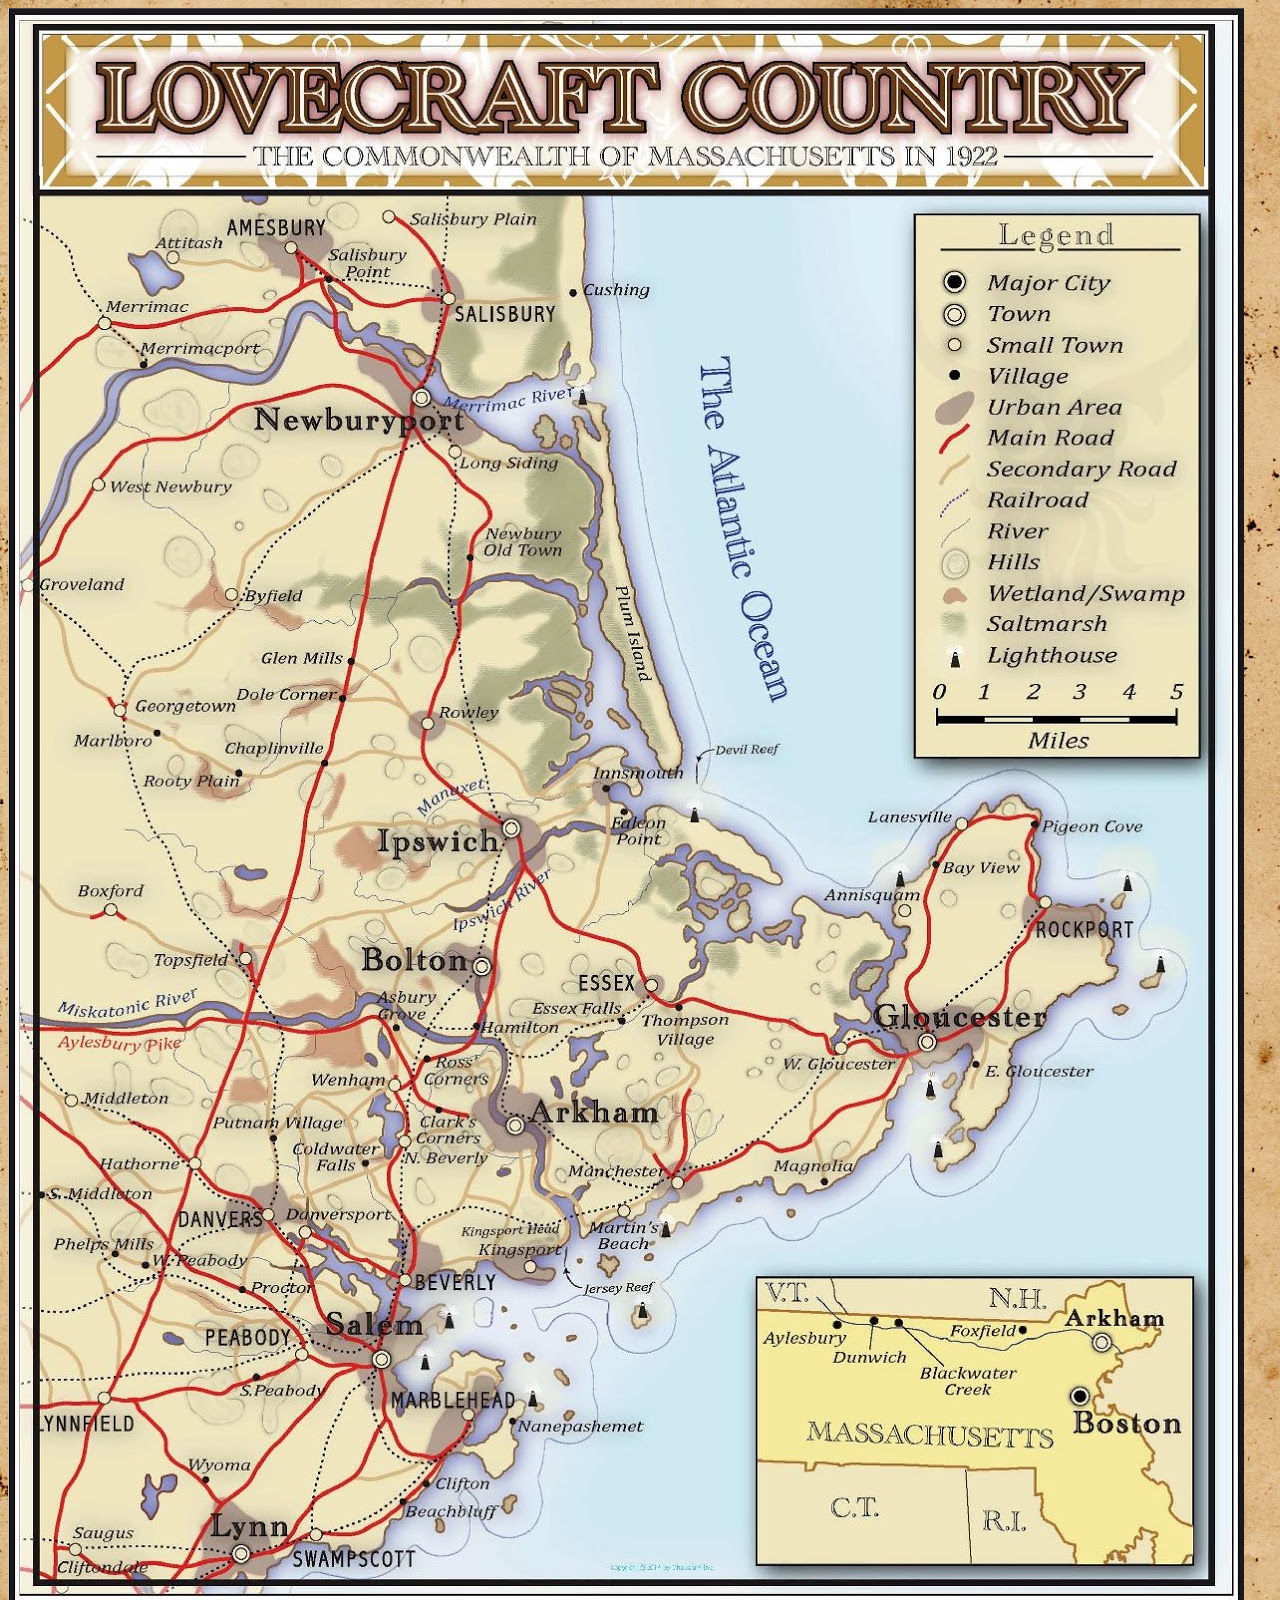
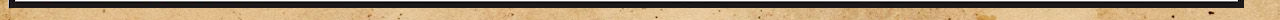
<file: Net Project/Pages/Lovecraft Country Map.html>
<!DOCTYPE html>
     <!-- Samuel, Fauteux 
     Description: A 1922 map showing the cities used in Lovecraft stories
	 Date: 04/12/2021                 -->
<html lang="en">
	<head>
		<meta charset="utf-8"/>
		<title>Lovecraft Country Map</title>
		<link rel="stylesheet" href="../CSS/style.css"/>
	</head>
	<body>
		<div>
			<!-- Image Map Generated by http://www.image-map.net/ -->
			<img src="../Images/lovecraft-country-map.jpg" usemap="#image-map" alt="">

			<map name="image-map">
				<area alt="Arkham" title="Arkham" href="info.html#Arkam" coords="507,1117,9" shape="circle">
				<area alt="Salem" title="Salem" href="info.html#Salem" coords="373,1352,9" shape="circle">
				<area alt="Lynn" title="Lynn" href="info.html#Lynn" coords="233,1546,9" shape="circle">
				<area alt="Gloucester" title="Gloucester" href="info.html#Gloucester" coords="918,1035,9" shape="circle">
				<area alt="Bolton" title="Bolton" href="info.html#Bolton" coords="473,959,10" shape="circle">
				<area alt="Ipswitch" title="Ipswitch" href="info.html#Ipswitch" coords="503,821,8" shape="circle">
				<area alt="Newburyport" title="Newburyport" href="info.html#Newburyport" coords="413,389,8" shape="circle">
				<area alt="Arkham" title="Arkham2" href="info.html#Arkam" coords="1093,1335,8" shape="circle">
				<area alt="Boston" title="Boston" href="info.html#Boston" coords="1071,1388,9" shape="circle">
			</map>
		</div>
	</body>
</html>
</file>
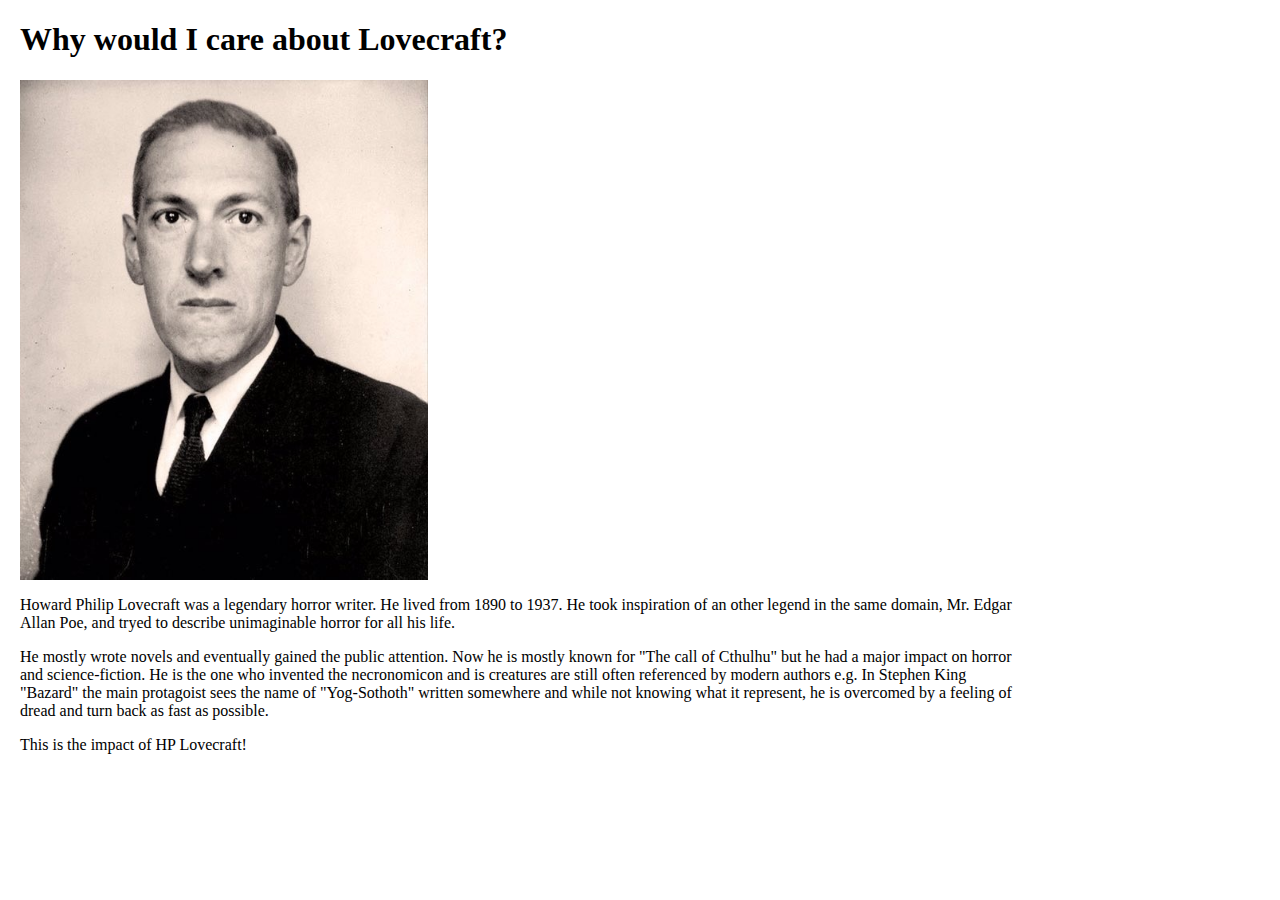
<file: Net Project/Pages/Opening.html>
<?xml version="1.0" encoding="iso-8859-15"?>
<!DOCTYPE html PUBLIC "-//W3C//DTD XHTML 1.0 Transitional//EN"
"http://www.w3.org/TR/xhtml1/DTD/xhtml1-transitional.dtd">

<html xmlns="http://www.w3.org/1999/xhtml" lang="en">
	<head>
		<!-- Samuel, Fauteux 
		 Description: Precision on my subject
		 Date: 04/13/2021                 -->		 
		<title>Opening</title>
		<link rel="stylesheet" href="../CSS/textPages.css"/>
	</head>
	<body>
		<div>
			<h1>Why would I care about Lovecraft?</h1>
			<img src="../Images/H._P._Lovecraft,_June_1934.jpg" alt="HP. Lovecraft"/>
			<p>
				Howard Philip Lovecraft was a legendary horror writer. He lived from 
				1890 to 1937. He took inspiration of an other legend in the same 
				domain, Mr. Edgar Allan Poe, and tryed to describe unimaginable 
				horror for all his life. 
			</p>
			<p>
				He mostly wrote novels and eventually gained the public attention. 
				Now he is mostly known for "The call of Cthulhu" but he had a major 
				impact on horror and science-fiction. He is the one who invented the 
				necronomicon and is creatures are still often referenced by modern 
				authors e.g. In Stephen King "Bazard" the main protagoist sees the 
				name of "Yog-Sothoth" written somewhere and while not knowing what 
				it represent, he is overcomed by a feeling of dread and turn back as 
				fast as possible. 
			</p>
			<p>
				This is the impact of HP Lovecraft!
			</p>
		</div>
	</body>
</html>
</file>
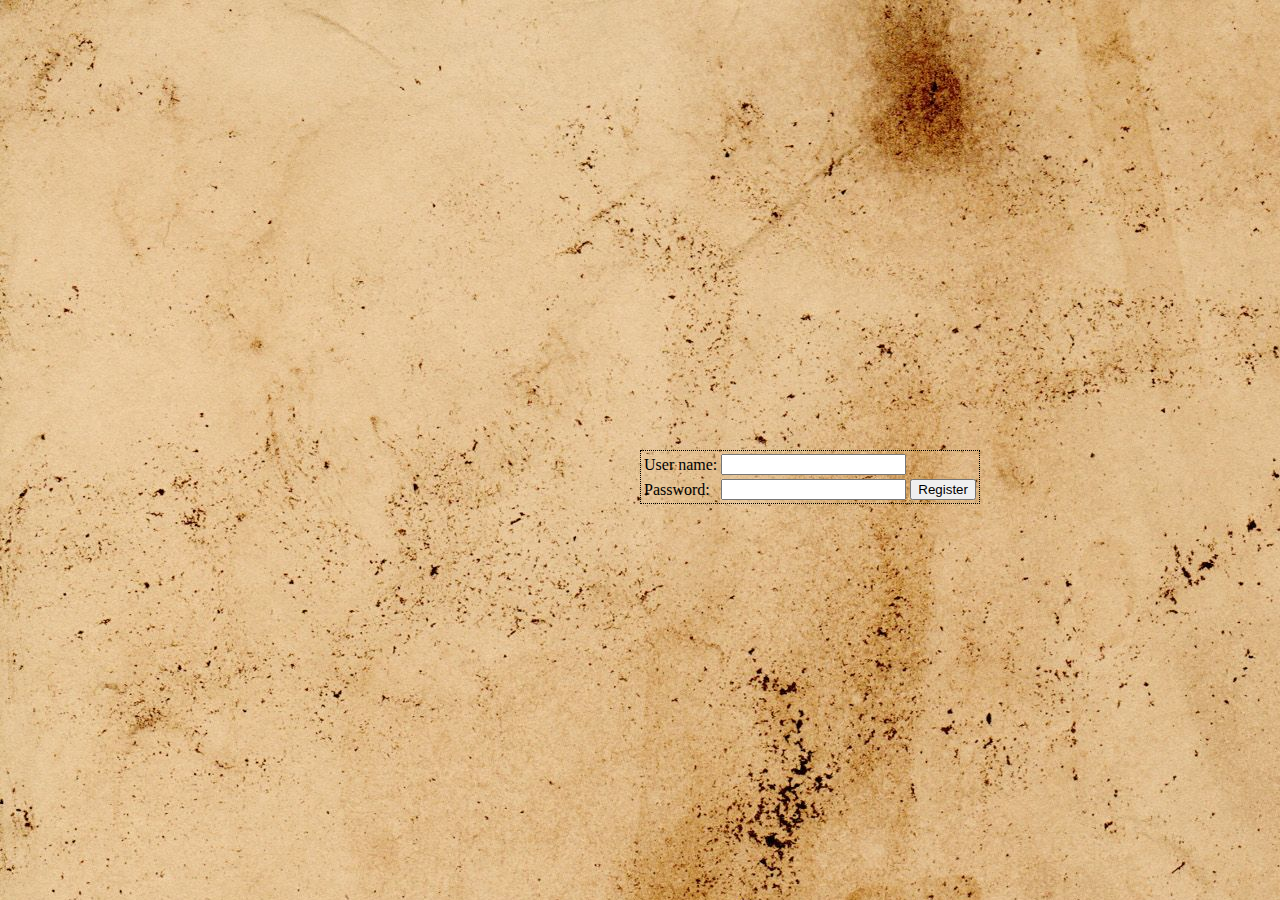
<file: Net Project/Pages/Register.htm>
<!DOCTYPE html>
<html lang="en">
	<head>
		<meta charset="utf-8"/>
		<title>Registration page</title>
		<link rel="stylesheet" href="../CSS/style.css"/>
		<style>
			form{
				position: absolute;
				top: 50%;
				left: 50%;
				-ms-transform: translate(-50%, -50%); <!--thx W3School-->
				transform: translate(-50%, -50%);
				border: dotted black 1px;
			}
		</style>
	</head>
	<body>
		<form>
			<table>
				<tr>
					<td><label for="UserName">User name: </label></td>
					<td><input name="UserName" id="UserName" Type="text"/></td>
				</tr>
				<tr>
					<td><label for="Password">Password: </label></td>
					<td>
						<input name="Password" id="Password" Type="text"> <!--Type text instead of password to see it as asked when you type it-->
						<button onclick="Register()">Register</button>
					</td>
				</tr>
			</table>
		</form>
		
		<script src="../JS/LoginAndRegistration.js"></script>
	</body>
</html>
</file>
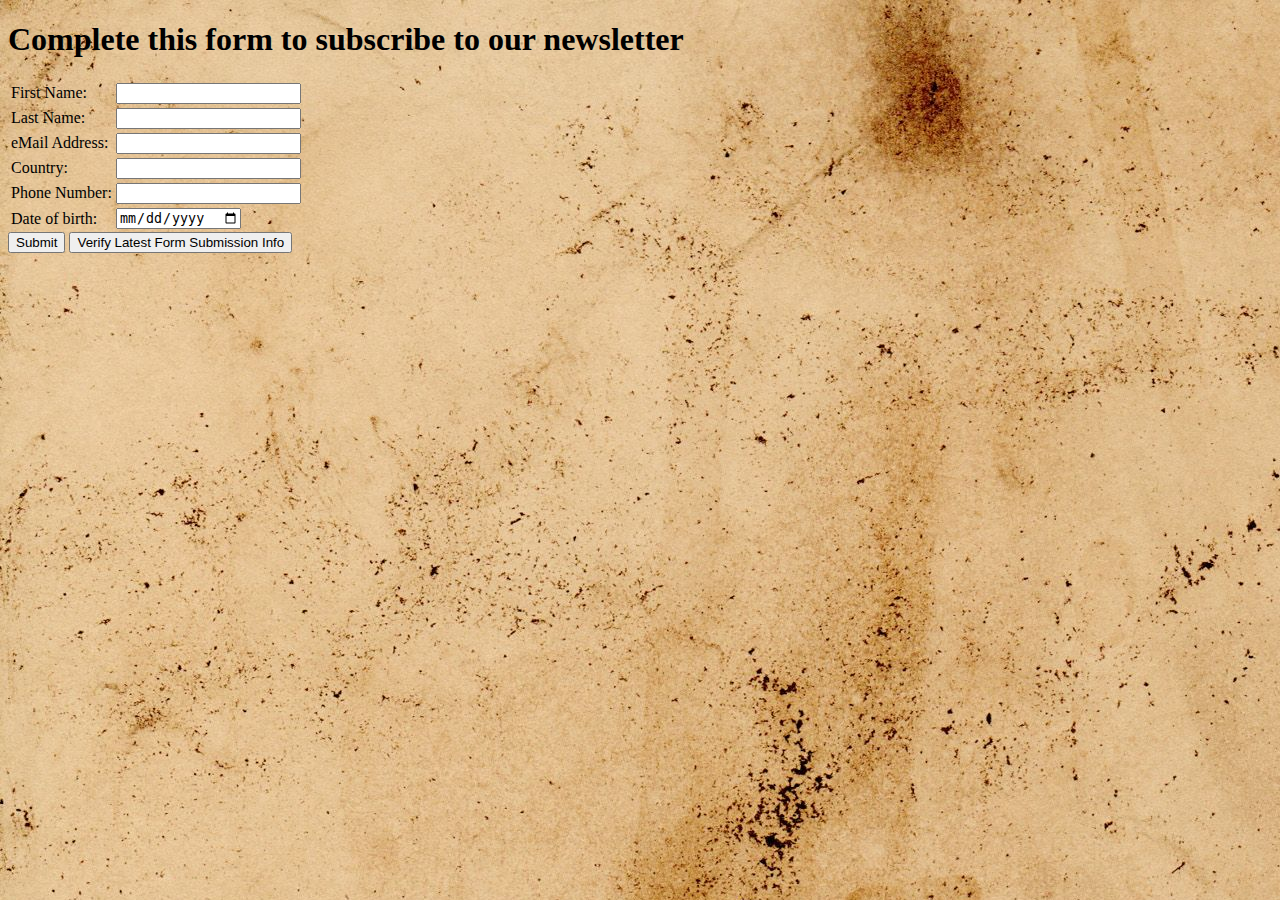
<file: Net Project/Pages/Subscription.html>
<!DOCTYPE html>
     <!-- Samuel, Fauteux 
     Description: Form to subscribe to our newsletter
	 Date: 04/14/2021                 -->
<html lang="en">
	<head>
		<meta charset="utf-8"/>
		<title>Subscribe to our newsletter!</title>
		<link rel="stylesheet" href="../CSS/style.css"/>
	</head>
	<body onload="SetStartTime()">
		<form>
			<h1>Complete this form to subscribe to our newsletter</h1>
			<table>
				<tr>
					<td><label for="firstName">First Name: </label></td>
					<td><input type="text" name="firstName" id="firstName"/></td>
				</tr>
				<tr>
					<td><label for="lastName">Last Name: </label></td>
					<td><input type="text" name="lastName" id="lastName"/></td>
				</tr>
				<tr>
					<td><label for="eMail">eMail Address: </label></td>
					<td><input type="text" name="eMail" id="eMail"/></td>
				</tr>
				<tr>
					<td><label for="country">Country: </label></td>
					<td><input type="text" name="country" id="country"/></td>
				</tr>
				<tr>
					<td><label for="phoneNumber">Phone Number: </label></td>
					<td><input type="text" name="phoneNumber" id="phoneNumber"/></td>
				</tr>
				<tr>
					<td><label for="dateOfBirth">Date of birth: </label></td>
					<td><input type="date" name="dateOfBirth" id="dateOfBirth"/></td>
				</tr>
			</table>
			<button type="button" onclick="VerifyEntry()">Submit</button>
			<button type="button" onclick="window.location.href='Verify form information.html'">Verify Latest Form Submission Info</button>
			<script src="../JS/Subscription.js"></script>
		</form>
	</body>
</html>
</file>
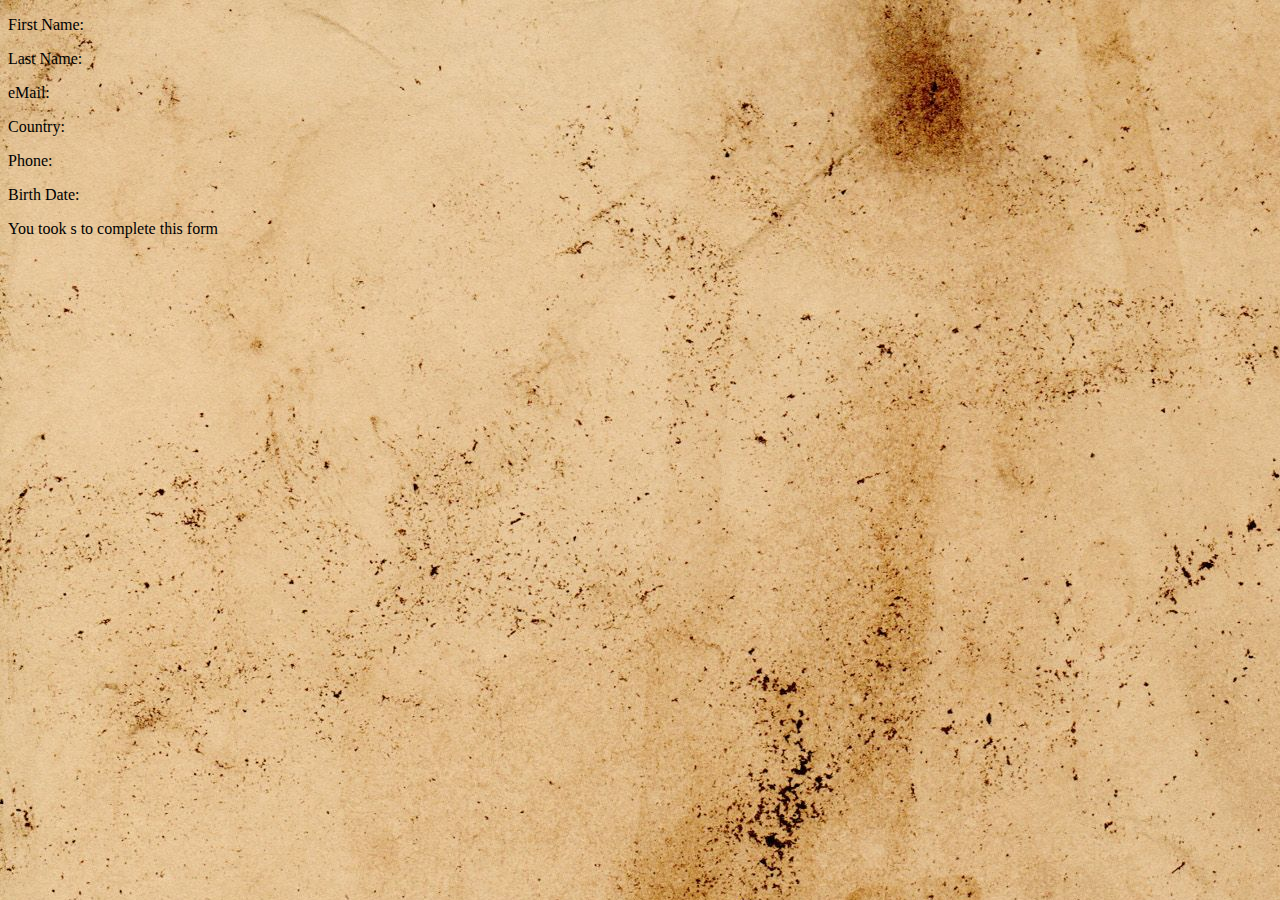
<file: Net Project/Pages/Verify form information.html>
<!DOCTYPE html>
     <!-- Samuel, Fauteux 
     Description: Show the info from the subscription form
	 Date: 04/15/2021                 -->
<html lang="en">
	<head>
		<meta charset="utf-8"/>
		<title>Form validation</title>
		<link rel="stylesheet" href="../CSS/style.css"/>
	</head>
	<body onload="FillForm()">
		<p>First Name: <span id="FirstName"></span></p>
		<p>Last Name: <span id="LastName"></span></p>
		<p>eMail: <span id="EMail"></span></p>
		<p>Country: <span id="Country"></span></p>
		<p>Phone: <span id="Phone"></span></p>
		<p>Birth Date: <span id="BirthDate"></span></p>
		<p>You took <span id="time"></span>s to complete this form</p>
		
		<script src="../JS/LoginAndRegistration.js"></script><!--This is where getCookie is located-->
		<script src="../JS/Subscription.js"></script>
	</body>
</html>
</file>
<file: Net Project/CSS/style.css>
body{
	background-color: yellow;
	background-image: url("../Images/Background.jpg");
}
</file>
<file: Net Project/CSS/indexStyle.css>
html, body{
	height: 100%;
	padding: 0px;
	margin: 0px;
}

table{
	width: 100%;
}

a{
	display: block;
}

img{
	max-height: 5em;
}

td h1{
	float: right;
}

h1, p, td{
	text-align: center;
}

form table{
	max-width: 20em;
	float: right;
}

label{
	float: right;
}

input{
	float: left;
}



div, h3{
	margin: 0px;
	padding: 0px;
}

iframe{
	/*
	align: right;
	float: right;
	width: 100%;
	height: 100vh;
	display: table-cell;
	border: none;
	*/
	position: absolute;
    width: 100%;
    height: 100%;
    float: left;
    
}

#Top{
	width: 100%;
	height: 20%; 
	border-bottom: solid black 5px;
}

#Menu{
	width: 10%;
	height: 100vh;
	display: table-cell;
	border-right: solid black 5px;
}

#Menu h5{
	padding-right: 5em;
}

#Menu a, #Menu h5{
	padding-left: 20px;
}

#Content{
	display: table-cell;
	width: 100%;
}
</file>
<file: Net Project/CSS/textPages.css>
body{
	margin: 0px;
}

div{
	margin-left: 20px
}

p{
	max-width: 1000px;
	max-height: 1000px;
}

img{
	max-width: 500px;
	max-height: 500px;
}

.sticky{
	position: fixed;
	top: 0;
}

#SearchBar{
	width: 100%;
	background-color: grey;
	padding: 5px;
	margin: 0px; 
}
</file>
